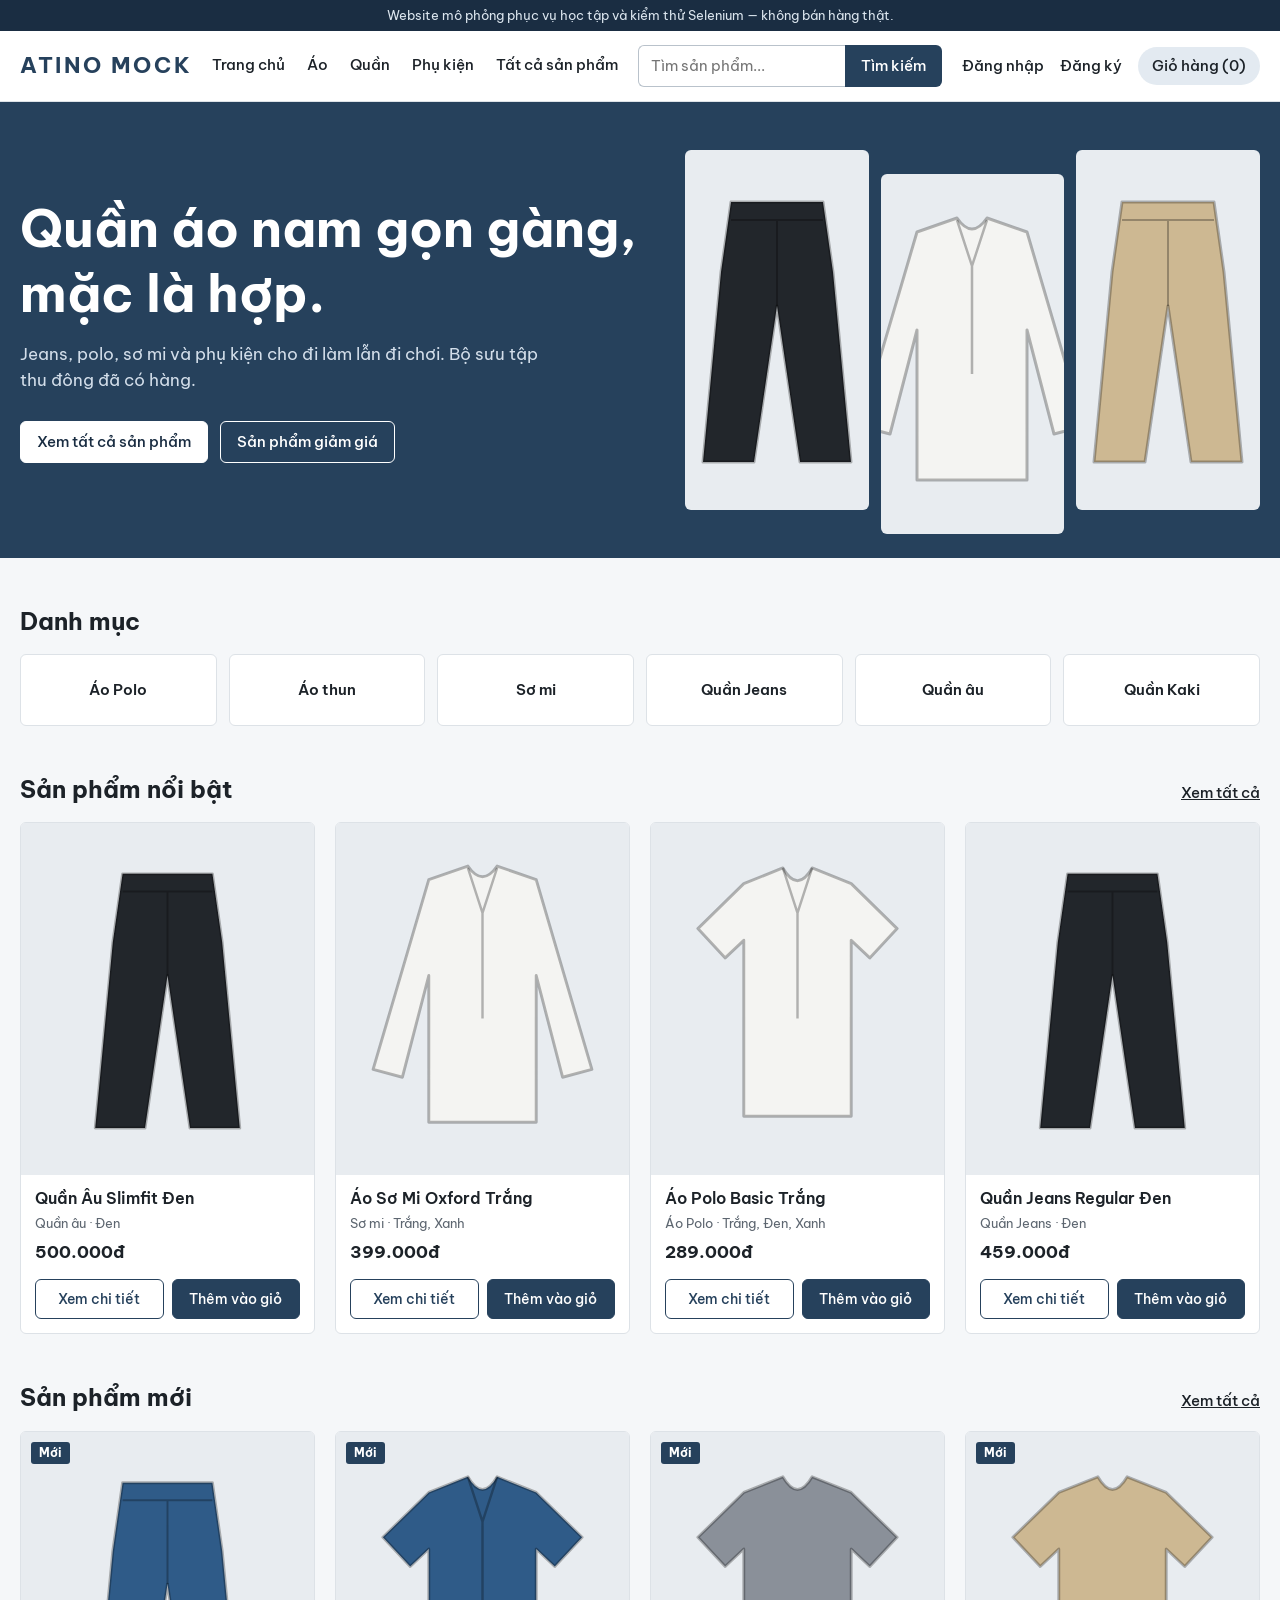
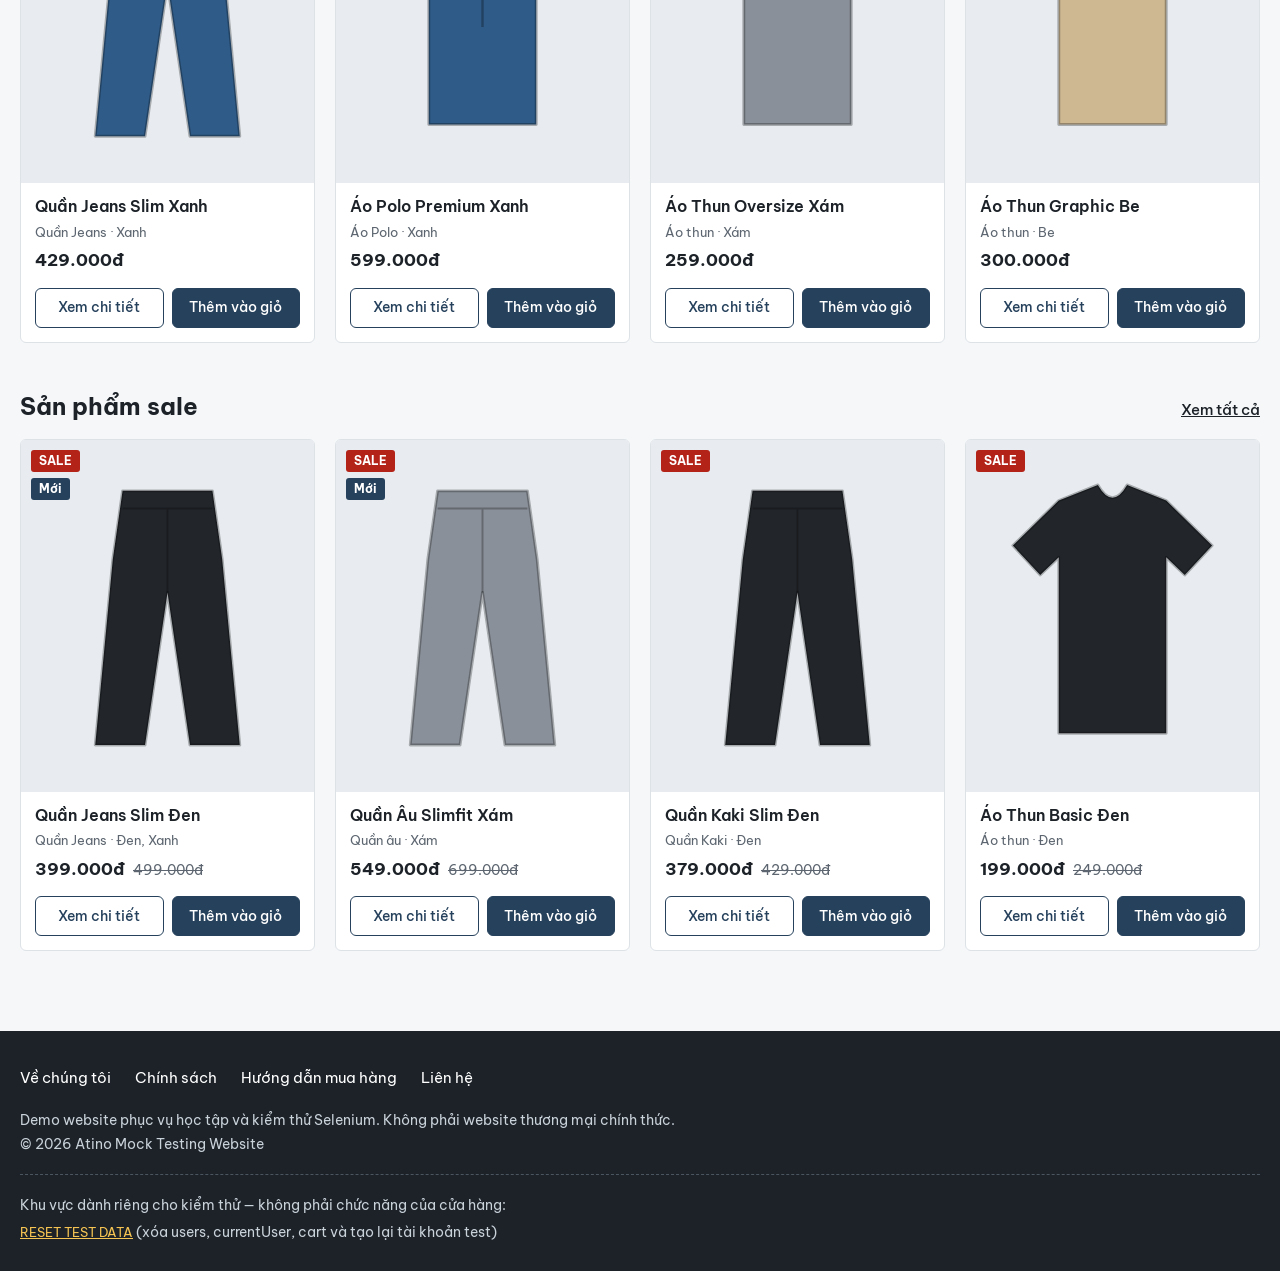
<file: atino-mock/index.html>
<!DOCTYPE html>
<html lang="vi">
<head>
  <meta charset="UTF-8">
  <meta name="viewport" content="width=device-width, initial-scale=1">
  <title>Atino Mock — Thời trang nam</title>
  <link rel="stylesheet" href="https://fonts.googleapis.com/css2?family=Be+Vietnam+Pro:wght@400;500;600;700&display=swap" media="print" onload="this.media='all'">
  <link rel="stylesheet" href="css/style.css">
</head>
<body>
<header class="site-header" id="site-header" data-testid="site-header">
  <div class="topbar">Website mô phỏng phục vụ học tập và kiểm thử Selenium — không bán hàng thật.</div>
  <div class="header-main">
    <a id="home-link" data-testid="home-link" class="logo" href="index.html">ATINO MOCK</a>
    <button id="menu-toggle" data-testid="menu-toggle" class="icon-btn menu-toggle" type="button" aria-label="Mở menu" aria-expanded="false" aria-controls="main-nav">&#9776;</button>
    <nav id="main-nav" data-testid="main-nav" class="main-nav" aria-label="Điều hướng chính">
      <a id="nav-home" data-testid="nav-home" href="index.html">Trang chủ</a>
      <a id="nav-shirts" data-testid="nav-shirts" href="products.html?group=ao">Áo</a>
      <a id="nav-pants" data-testid="nav-pants" href="products.html?group=quan">Quần</a>
      <a id="nav-accessories" data-testid="nav-accessories" href="products.html?group=phukien">Phụ kiện</a>
      <a id="products-link" data-testid="products-link" href="products.html">Tất cả sản phẩm</a>
    </nav>
    <form id="search-form" data-testid="search-form" class="search-form" role="search" action="products.html" method="get">
      <label for="search-input" class="sr-only">Tìm kiếm sản phẩm</label>
      <input id="search-input" data-testid="search-input" name="q" type="search" placeholder="Tìm sản phẩm..." autocomplete="off">
      <button id="search-button" data-testid="search-button" type="submit">Tìm kiếm</button>
    </form>
    <div class="account-links" id="account-links" data-testid="account-links">
      <span id="user-name" data-testid="user-name" hidden></span>
      <a id="login-link" data-testid="login-link" href="login.html">Đăng nhập</a>
      <a id="register-link" data-testid="register-link" href="register.html">Đăng ký</a>
      <button id="logout-button" data-testid="logout-button" class="link-btn" type="button" hidden>Đăng xuất</button>
      <a id="cart-link" data-testid="cart-link" href="cart.html">Giỏ hàng (<span id="cart-count" data-testid="cart-count">0</span>)</a>
    </div>
  </div>
</header>
<main id="main-content" data-testid="main-content">
  <section class="hero" id="hero" data-testid="hero">
    <div class="hero-inner">
      <div>
        <h1>Quần áo nam gọn gàng, mặc là hợp.</h1>
        <p>Jeans, polo, sơ mi và phụ kiện cho đi làm lẫn đi chơi. Bộ sưu tập thu đông đã có hàng.</p>
        <div class="hero-actions">
          <a id="hero-shop-now" data-testid="hero-shop-now" class="btn btn-primary" href="products.html">Xem tất cả sản phẩm</a>
          <a id="hero-sale" data-testid="hero-sale" class="btn btn-outline" href="products.html?sort=sale">Sản phẩm giảm giá</a>
        </div>
      </div>
      <div class="hero-pics" id="hero-pics" data-testid="hero-pics" aria-hidden="true"></div>
    </div>
  </section>

  <div class="container">
    <section class="section" id="category-section" data-testid="category-section" aria-labelledby="category-title">
      <div class="section-head"><h2 id="category-title" data-testid="category-title">Danh mục</h2></div>
      <div class="category-strip">
        <a id="category-link-polo" data-testid="category-link-polo" href="products.html?category=polo">Áo Polo</a>
        <a id="category-link-thun" data-testid="category-link-thun" href="products.html?category=thun">Áo thun</a>
        <a id="category-link-somi" data-testid="category-link-somi" href="products.html?category=somi">Sơ mi</a>
        <a id="category-link-jeans" data-testid="category-link-jeans" href="products.html?category=jeans">Quần Jeans</a>
        <a id="category-link-quanau" data-testid="category-link-quanau" href="products.html?category=quanau">Quần âu</a>
        <a id="category-link-kaki" data-testid="category-link-kaki" href="products.html?category=kaki">Quần Kaki</a>
      </div>
    </section>

    <section class="section" id="featured-section" data-testid="featured-section" aria-labelledby="featured-title">
      <div class="section-head"><h2 id="featured-title" data-testid="featured-title">Sản phẩm nổi bật</h2><a id="featured-more" data-testid="featured-more" href="products.html">Xem tất cả</a></div>
      <div id="featured-products" data-testid="featured-products" class="product-grid"></div>
    </section>

    <section class="section" id="new-section" data-testid="new-section" aria-labelledby="new-title">
      <div class="section-head"><h2 id="new-title" data-testid="new-title">Sản phẩm mới</h2><a id="new-more" data-testid="new-more" href="products.html?sort=newest">Xem tất cả</a></div>
      <div id="new-products" data-testid="new-products" class="product-grid"></div>
    </section>

    <section class="section" id="sale-section" data-testid="sale-section" aria-labelledby="sale-title">
      <div class="section-head"><h2 id="sale-title" data-testid="sale-title">Sản phẩm sale</h2><a id="sale-more" data-testid="sale-more" href="products.html?sort=sale">Xem tất cả</a></div>
      <div id="sale-products" data-testid="sale-products" class="product-grid"></div>
    </section>
  </div>
</main>
<footer class="site-footer" id="site-footer" data-testid="site-footer">
  <div class="footer-inner">
    <nav class="footer-links" aria-label="Liên kết chân trang">
      <a id="footer-about" data-testid="footer-about" href="#site-footer">Về chúng tôi</a>
      <a id="footer-policy" data-testid="footer-policy" href="#site-footer">Chính sách</a>
      <a id="footer-guide" data-testid="footer-guide" href="#site-footer">Hướng dẫn mua hàng</a>
      <a id="footer-contact" data-testid="footer-contact" href="#site-footer">Liên hệ</a>
    </nav>
    <p class="footer-note">Demo website phục vụ học tập và kiểm thử Selenium. Không phải website thương mại chính thức.</p>
    <p class="footer-note" id="footer-copyright" data-testid="footer-copyright">&copy; 2026 Atino Mock Testing Website</p>
    <div class="test-tools" id="test-tools" data-testid="test-tools">
      <p class="footer-note">Khu vực dành riêng cho kiểm thử — không phải chức năng của cửa hàng:</p>
      <button id="reset-test-data" data-testid="reset-test-data" class="link-btn" type="button">RESET TEST DATA</button>
      <span class="footer-note">(xóa users, currentUser, cart và tạo lại tài khoản test)</span>
    </div>
  </div>
</footer>
<div id="toast" data-testid="toast" class="toast" role="status" aria-live="polite" hidden></div>
  <script src="js/data.js"></script>
  <script src="js/common.js"></script>
  <script src="js/home.js"></script>
</body>
</html>
</file>
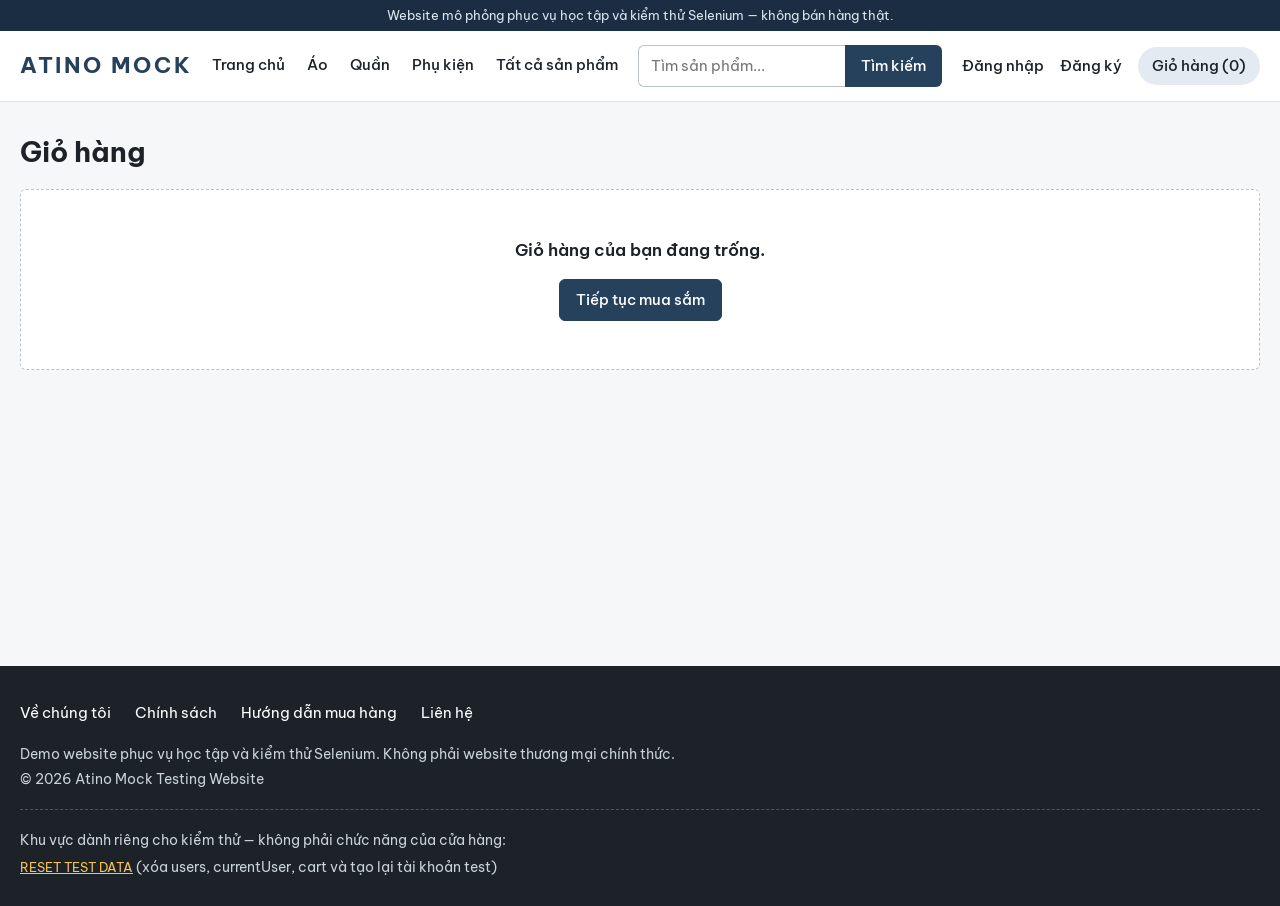
<file: atino-mock/cart.html>
<!DOCTYPE html>
<html lang="vi">
<head>
  <meta charset="UTF-8">
  <meta name="viewport" content="width=device-width, initial-scale=1">
  <title>Giỏ hàng — Atino Mock</title>
  <link rel="stylesheet" href="https://fonts.googleapis.com/css2?family=Be+Vietnam+Pro:wght@400;500;600;700&display=swap" media="print" onload="this.media='all'">
  <link rel="stylesheet" href="css/style.css">
  <link rel="stylesheet" href="css/cart.css">
</head>
<body>
<header class="site-header" id="site-header" data-testid="site-header">
  <div class="topbar">Website mô phỏng phục vụ học tập và kiểm thử Selenium — không bán hàng thật.</div>
  <div class="header-main">
    <a id="home-link" data-testid="home-link" class="logo" href="index.html">ATINO MOCK</a>
    <button id="menu-toggle" data-testid="menu-toggle" class="icon-btn menu-toggle" type="button" aria-label="Mở menu" aria-expanded="false" aria-controls="main-nav">&#9776;</button>
    <nav id="main-nav" data-testid="main-nav" class="main-nav" aria-label="Điều hướng chính">
      <a id="nav-home" data-testid="nav-home" href="index.html">Trang chủ</a>
      <a id="nav-shirts" data-testid="nav-shirts" href="products.html?group=ao">Áo</a>
      <a id="nav-pants" data-testid="nav-pants" href="products.html?group=quan">Quần</a>
      <a id="nav-accessories" data-testid="nav-accessories" href="products.html?group=phukien">Phụ kiện</a>
      <a id="products-link" data-testid="products-link" href="products.html">Tất cả sản phẩm</a>
    </nav>
    <form id="search-form" data-testid="search-form" class="search-form" role="search" action="products.html" method="get">
      <label for="search-input" class="sr-only">Tìm kiếm sản phẩm</label>
      <input id="search-input" data-testid="search-input" name="q" type="search" placeholder="Tìm sản phẩm..." autocomplete="off">
      <button id="search-button" data-testid="search-button" type="submit">Tìm kiếm</button>
    </form>
    <div class="account-links" id="account-links" data-testid="account-links">
      <span id="user-name" data-testid="user-name" hidden></span>
      <a id="login-link" data-testid="login-link" href="login.html">Đăng nhập</a>
      <a id="register-link" data-testid="register-link" href="register.html">Đăng ký</a>
      <button id="logout-button" data-testid="logout-button" class="link-btn" type="button" hidden>Đăng xuất</button>
      <a id="cart-link" data-testid="cart-link" href="cart.html">Giỏ hàng (<span id="cart-count" data-testid="cart-count">0</span>)</a>
    </div>
  </div>
</header>
<main id="main-content" data-testid="main-content">
  <div class="container">
    <h1 class="page-title" id="cart-title" data-testid="cart-title">Giỏ hàng</h1>
    <div id="cart-message" data-testid="cart-message" class="form-message" role="alert"></div>
    <div id="cart-empty" data-testid="cart-empty" class="cart-empty" hidden>
      <p>Giỏ hàng của bạn đang trống.</p>
      <a id="cart-continue" data-testid="cart-continue" class="btn btn-primary" href="products.html">Tiếp tục mua sắm</a>
    </div>
    <div id="cart-content" data-testid="cart-content" class="cart-layout" hidden>
      <ul id="cart-items" data-testid="cart-items" class="cart-list"></ul>
      <aside class="cart-summary" aria-label="Tóm tắt giỏ hàng">
        <h2>Tổng đơn hàng</h2>
        <p class="summary-row"><span>Tổng tiền</span> <strong id="cart-total" data-testid="cart-total">0đ</strong></p>
        <a id="checkout-button" data-testid="checkout-button" class="btn btn-primary" href="checkout.html">Tiến hành đặt hàng</a>
        <button id="cart-clear" data-testid="cart-clear" class="link-btn danger" type="button">Xóa toàn bộ giỏ hàng</button>
      </aside>
    </div>
  </div>
</main>
<footer class="site-footer" id="site-footer" data-testid="site-footer">
  <div class="footer-inner">
    <nav class="footer-links" aria-label="Liên kết chân trang">
      <a id="footer-about" data-testid="footer-about" href="#site-footer">Về chúng tôi</a>
      <a id="footer-policy" data-testid="footer-policy" href="#site-footer">Chính sách</a>
      <a id="footer-guide" data-testid="footer-guide" href="#site-footer">Hướng dẫn mua hàng</a>
      <a id="footer-contact" data-testid="footer-contact" href="#site-footer">Liên hệ</a>
    </nav>
    <p class="footer-note">Demo website phục vụ học tập và kiểm thử Selenium. Không phải website thương mại chính thức.</p>
    <p class="footer-note" id="footer-copyright" data-testid="footer-copyright">&copy; 2026 Atino Mock Testing Website</p>
    <div class="test-tools" id="test-tools" data-testid="test-tools">
      <p class="footer-note">Khu vực dành riêng cho kiểm thử — không phải chức năng của cửa hàng:</p>
      <button id="reset-test-data" data-testid="reset-test-data" class="link-btn" type="button">RESET TEST DATA</button>
      <span class="footer-note">(xóa users, currentUser, cart và tạo lại tài khoản test)</span>
    </div>
  </div>
</footer>
<div id="toast" data-testid="toast" class="toast" role="status" aria-live="polite" hidden></div>
  <script src="js/data.js"></script>
  <script src="js/common.js"></script>
  <script src="js/cart.js"></script>
</body>
</html>
</file>
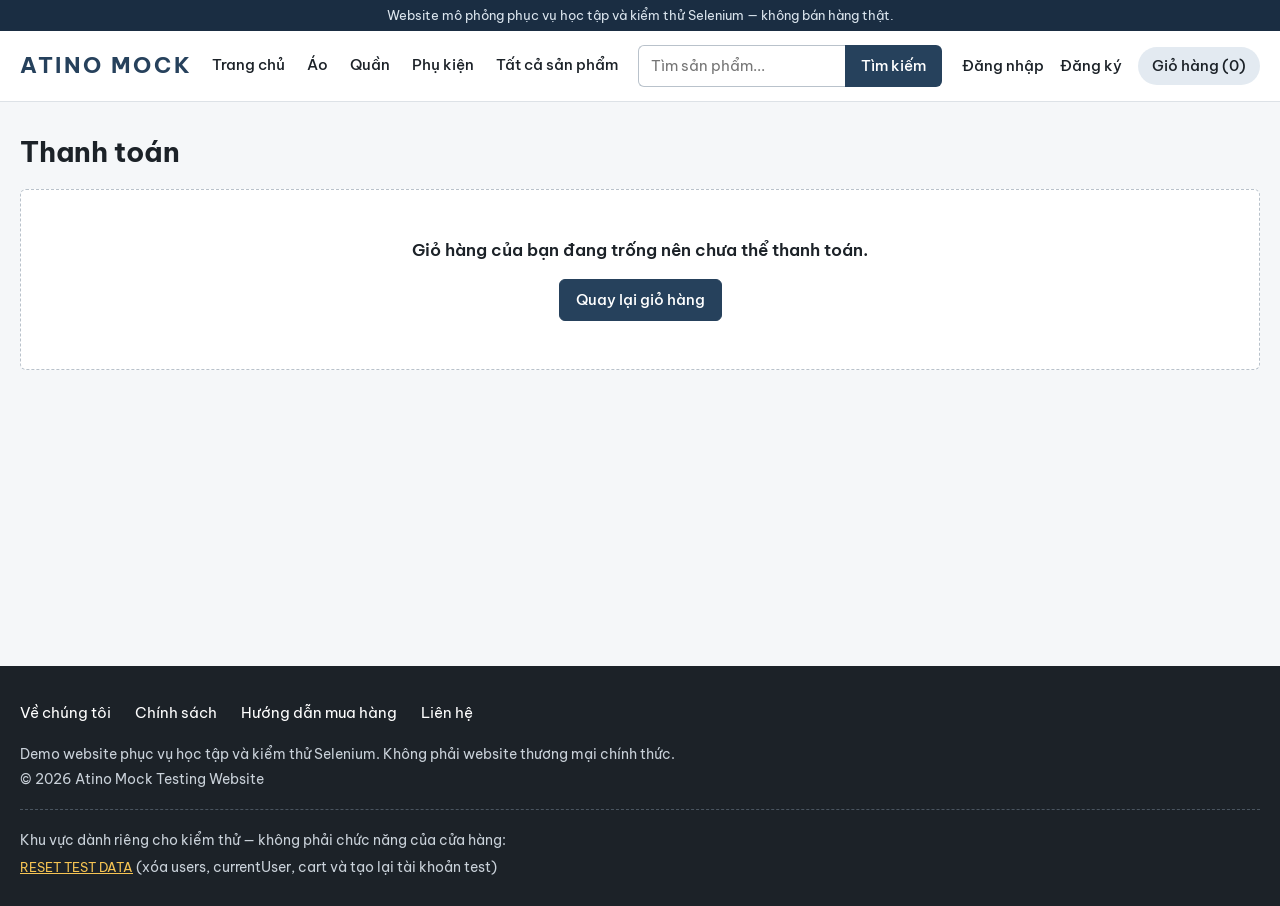
<file: atino-mock/checkout.html>
<!DOCTYPE html>
<html lang="vi">
<head>
  <meta charset="UTF-8">
  <meta name="viewport" content="width=device-width, initial-scale=1">
  <title>Thanh toán — Atino Mock</title>
  <link rel="stylesheet" href="https://fonts.googleapis.com/css2?family=Be+Vietnam+Pro:wght@400;500;600;700&display=swap" media="print" onload="this.media='all'">
  <link rel="stylesheet" href="css/style.css">
  <link rel="stylesheet" href="css/checkout.css">
</head>
<body>
<header class="site-header" id="site-header" data-testid="site-header">
  <div class="topbar">Website mô phỏng phục vụ học tập và kiểm thử Selenium — không bán hàng thật.</div>
  <div class="header-main">
    <a id="home-link" data-testid="home-link" class="logo" href="index.html">ATINO MOCK</a>
    <button id="menu-toggle" data-testid="menu-toggle" class="icon-btn menu-toggle" type="button" aria-label="Mở menu" aria-expanded="false" aria-controls="main-nav">&#9776;</button>
    <nav id="main-nav" data-testid="main-nav" class="main-nav" aria-label="Điều hướng chính">
      <a id="nav-home" data-testid="nav-home" href="index.html">Trang chủ</a>
      <a id="nav-shirts" data-testid="nav-shirts" href="products.html?group=ao">Áo</a>
      <a id="nav-pants" data-testid="nav-pants" href="products.html?group=quan">Quần</a>
      <a id="nav-accessories" data-testid="nav-accessories" href="products.html?group=phukien">Phụ kiện</a>
      <a id="products-link" data-testid="products-link" href="products.html">Tất cả sản phẩm</a>
    </nav>
    <form id="search-form" data-testid="search-form" class="search-form" role="search" action="products.html" method="get">
      <label for="search-input" class="sr-only">Tìm kiếm sản phẩm</label>
      <input id="search-input" data-testid="search-input" name="q" type="search" placeholder="Tìm sản phẩm..." autocomplete="off">
      <button id="search-button" data-testid="search-button" type="submit">Tìm kiếm</button>
    </form>
    <div class="account-links" id="account-links" data-testid="account-links">
      <span id="user-name" data-testid="user-name" hidden></span>
      <a id="login-link" data-testid="login-link" href="login.html">Đăng nhập</a>
      <a id="register-link" data-testid="register-link" href="register.html">Đăng ký</a>
      <button id="logout-button" data-testid="logout-button" class="link-btn" type="button" hidden>Đăng xuất</button>
      <a id="cart-link" data-testid="cart-link" href="cart.html">Giỏ hàng (<span id="cart-count" data-testid="cart-count">0</span>)</a>
    </div>
  </div>
</header>
<main id="main-content" data-testid="main-content">
  <div class="container">
    <h1 class="page-title" id="checkout-title" data-testid="checkout-title">Thanh toán</h1>
    <div id="checkout-empty" data-testid="checkout-empty" class="checkout-empty" hidden>
      <p>Giỏ hàng của bạn đang trống nên chưa thể thanh toán.</p>
      <a id="checkout-back-cart" data-testid="checkout-back-cart" class="btn btn-primary" href="cart.html">Quay lại giỏ hàng</a>
    </div>
    <div class="checkout-layout">
      <form id="checkout-form" data-testid="checkout-form" class="checkout-form" novalidate>
        <h2>Thông tin giao hàng</h2>
        <div id="checkout-message" data-testid="checkout-message" class="form-message" role="alert"></div>
        <div class="field">
          <label for="checkout-name">Họ tên</label>
          <input id="checkout-name" data-testid="checkout-name" name="name" type="text" placeholder="Nguyễn Văn A" autocomplete="name">
          <p id="checkout-name-error" data-testid="checkout-name-error" class="field-error"></p>
        </div>
        <div class="form-row">
          <div class="field">
            <label for="checkout-phone">Số điện thoại</label>
            <input id="checkout-phone" data-testid="checkout-phone" name="phone" type="tel" placeholder="0901234567" autocomplete="tel">
            <p id="checkout-phone-error" data-testid="checkout-phone-error" class="field-error"></p>
          </div>
          <div class="field">
            <label for="checkout-email">Email</label>
            <input id="checkout-email" data-testid="checkout-email" name="email" type="text" inputmode="email" placeholder="ten@example.com" autocomplete="email">
            <p id="checkout-email-error" data-testid="checkout-email-error" class="field-error"></p>
          </div>
        </div>
        <div class="form-row">
          <div class="field">
            <label for="checkout-province">Tỉnh/Thành phố</label>
            <select id="checkout-province" data-testid="checkout-province" name="province"></select>
          </div>
          <div class="field">
            <label for="checkout-district">Quận/Huyện</label>
            <select id="checkout-district" data-testid="checkout-district" name="district"></select>
          </div>
        </div>
        <div class="field">
          <label for="checkout-address">Địa chỉ</label>
          <input id="checkout-address" data-testid="checkout-address" name="address" type="text" placeholder="Số nhà, tên đường" autocomplete="street-address">
          <p id="checkout-address-error" data-testid="checkout-address-error" class="field-error"></p>
        </div>
        <div class="field">
          <label for="checkout-note">Ghi chú</label>
          <textarea id="checkout-note" data-testid="checkout-note" name="note" placeholder="Ghi chú cho đơn hàng (không bắt buộc)"></textarea>
        </div>
        <fieldset class="payment-options" id="payment-options" data-testid="payment-options">
          <legend>Phương thức thanh toán</legend>
          <label class="payment-option" for="payment-cod"><input id="payment-cod" data-testid="payment-cod" type="radio" name="payment" value="cod"> COD (thanh toán khi nhận hàng)</label>
          <label class="payment-option" for="payment-bank"><input id="payment-bank" data-testid="payment-bank" type="radio" name="payment" value="bank"> Chuyển khoản</label>
          <p id="checkout-payment-error" data-testid="checkout-payment-error" class="field-error"></p>
        </fieldset>
        <button id="checkout-submit" data-testid="checkout-submit" class="btn btn-primary" type="submit">Đặt hàng</button>
      </form>
      <aside id="checkout-summary" data-testid="checkout-summary" class="checkout-summary" aria-label="Tóm tắt đơn hàng">
        <h2>Đơn hàng của bạn</h2>
        <ul id="checkout-items" data-testid="checkout-items" class="summary-list"></ul>
        <p class="checkout-total-row"><span>Tổng tiền</span> <strong id="checkout-total" data-testid="checkout-total">0đ</strong></p>
        <p class="sim-note">Website mô phỏng: không tạo đơn hàng thật và không gửi dữ liệu thanh toán.</p>
      </aside>
    </div>
  </div>
</main>
<footer class="site-footer" id="site-footer" data-testid="site-footer">
  <div class="footer-inner">
    <nav class="footer-links" aria-label="Liên kết chân trang">
      <a id="footer-about" data-testid="footer-about" href="#site-footer">Về chúng tôi</a>
      <a id="footer-policy" data-testid="footer-policy" href="#site-footer">Chính sách</a>
      <a id="footer-guide" data-testid="footer-guide" href="#site-footer">Hướng dẫn mua hàng</a>
      <a id="footer-contact" data-testid="footer-contact" href="#site-footer">Liên hệ</a>
    </nav>
    <p class="footer-note">Demo website phục vụ học tập và kiểm thử Selenium. Không phải website thương mại chính thức.</p>
    <p class="footer-note" id="footer-copyright" data-testid="footer-copyright">&copy; 2026 Atino Mock Testing Website</p>
    <div class="test-tools" id="test-tools" data-testid="test-tools">
      <p class="footer-note">Khu vực dành riêng cho kiểm thử — không phải chức năng của cửa hàng:</p>
      <button id="reset-test-data" data-testid="reset-test-data" class="link-btn" type="button">RESET TEST DATA</button>
      <span class="footer-note">(xóa users, currentUser, cart và tạo lại tài khoản test)</span>
    </div>
  </div>
</footer>
<div id="toast" data-testid="toast" class="toast" role="status" aria-live="polite" hidden></div>
  <script src="js/data.js"></script>
  <script src="js/common.js"></script>
  <script src="js/checkout.js"></script>
</body>
</html>
</file>
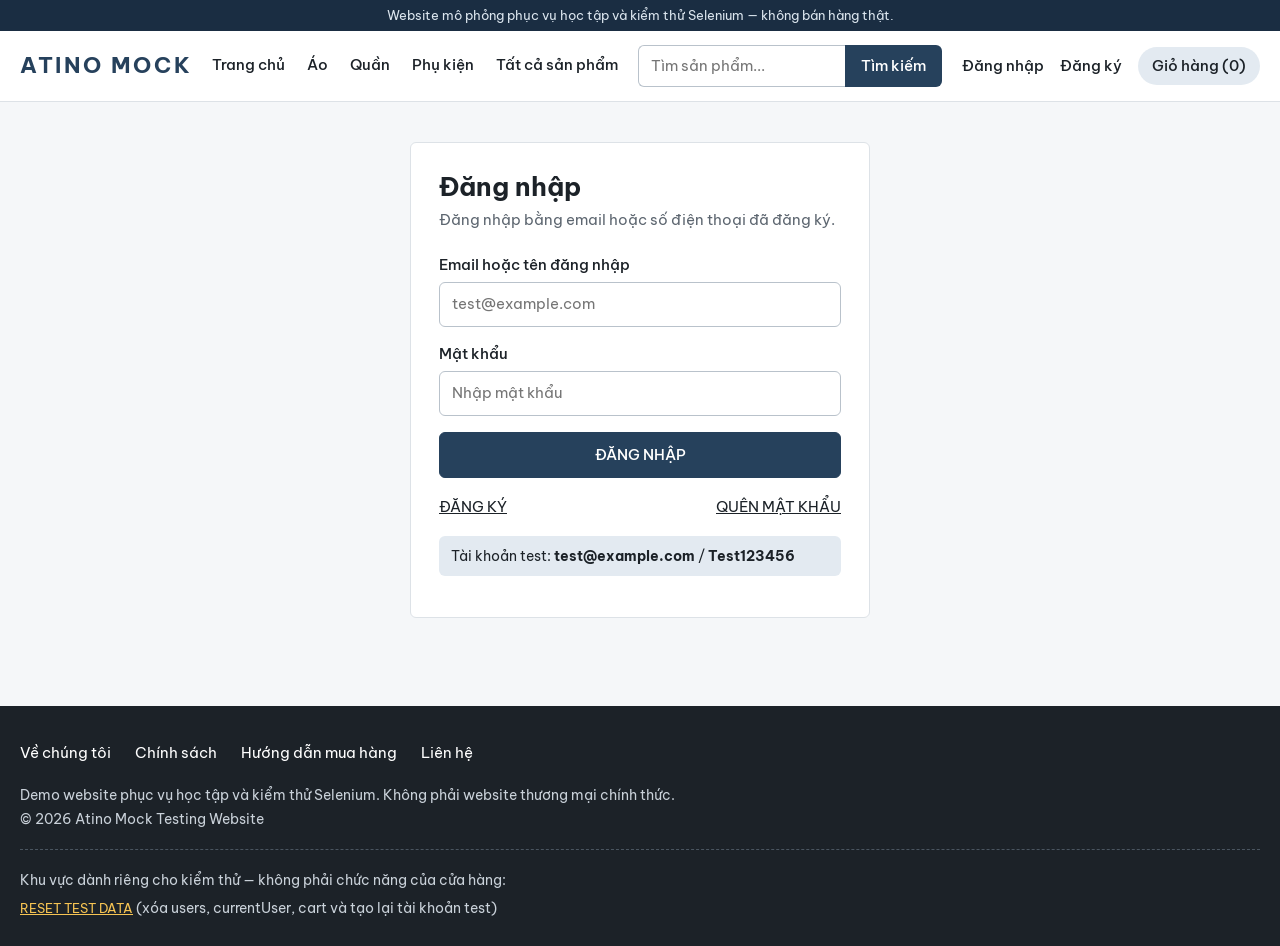
<file: atino-mock/login.html>
<!DOCTYPE html>
<html lang="vi">
<head>
  <meta charset="UTF-8">
  <meta name="viewport" content="width=device-width, initial-scale=1">
  <title>Đăng nhập — Atino Mock</title>
  <link rel="stylesheet" href="https://fonts.googleapis.com/css2?family=Be+Vietnam+Pro:wght@400;500;600;700&display=swap" media="print" onload="this.media='all'">
  <link rel="stylesheet" href="css/style.css">
  <link rel="stylesheet" href="css/auth.css">
</head>
<body>
<header class="site-header" id="site-header" data-testid="site-header">
  <div class="topbar">Website mô phỏng phục vụ học tập và kiểm thử Selenium — không bán hàng thật.</div>
  <div class="header-main">
    <a id="home-link" data-testid="home-link" class="logo" href="index.html">ATINO MOCK</a>
    <button id="menu-toggle" data-testid="menu-toggle" class="icon-btn menu-toggle" type="button" aria-label="Mở menu" aria-expanded="false" aria-controls="main-nav">&#9776;</button>
    <nav id="main-nav" data-testid="main-nav" class="main-nav" aria-label="Điều hướng chính">
      <a id="nav-home" data-testid="nav-home" href="index.html">Trang chủ</a>
      <a id="nav-shirts" data-testid="nav-shirts" href="products.html?group=ao">Áo</a>
      <a id="nav-pants" data-testid="nav-pants" href="products.html?group=quan">Quần</a>
      <a id="nav-accessories" data-testid="nav-accessories" href="products.html?group=phukien">Phụ kiện</a>
      <a id="products-link" data-testid="products-link" href="products.html">Tất cả sản phẩm</a>
    </nav>
    <form id="search-form" data-testid="search-form" class="search-form" role="search" action="products.html" method="get">
      <label for="search-input" class="sr-only">Tìm kiếm sản phẩm</label>
      <input id="search-input" data-testid="search-input" name="q" type="search" placeholder="Tìm sản phẩm..." autocomplete="off">
      <button id="search-button" data-testid="search-button" type="submit">Tìm kiếm</button>
    </form>
    <div class="account-links" id="account-links" data-testid="account-links">
      <span id="user-name" data-testid="user-name" hidden></span>
      <a id="login-link" data-testid="login-link" href="login.html">Đăng nhập</a>
      <a id="register-link" data-testid="register-link" href="register.html">Đăng ký</a>
      <button id="logout-button" data-testid="logout-button" class="link-btn" type="button" hidden>Đăng xuất</button>
      <a id="cart-link" data-testid="cart-link" href="cart.html">Giỏ hàng (<span id="cart-count" data-testid="cart-count">0</span>)</a>
    </div>
  </div>
</header>
<main id="main-content" data-testid="main-content">
  <div class="container auth-wrap">
    <section class="auth-card" aria-labelledby="login-title">
      <h1 id="login-title" data-testid="login-title">Đăng nhập</h1>
      <p class="lead">Đăng nhập bằng email hoặc số điện thoại đã đăng ký.</p>
      <div id="login-message" data-testid="login-message" class="form-message" role="alert"></div>
      <form id="login-form" data-testid="login-form" novalidate>
        <div class="field">
          <label for="login-email">Email hoặc tên đăng nhập</label>
          <input id="login-email" data-testid="login-email" name="email" type="text" placeholder="test@example.com" autocomplete="username">
          <p id="login-email-error" data-testid="login-email-error" class="field-error"></p>
        </div>
        <div class="field">
          <label for="login-password">Mật khẩu</label>
          <input id="login-password" data-testid="login-password" name="password" type="password" placeholder="Nhập mật khẩu" autocomplete="current-password">
          <p id="login-password-error" data-testid="login-password-error" class="field-error"></p>
        </div>
        <button id="login-button" data-testid="login-button" class="btn btn-primary" type="submit">ĐĂNG NHẬP</button>
      </form>
      <div class="auth-links">
        <a id="go-register-link" data-testid="go-register-link" href="register.html">ĐĂNG KÝ</a>
        <a id="forgot-password-link" data-testid="forgot-password-link" href="#login-form">QUÊN MẬT KHẨU</a>
      </div>
      <p class="auth-hint" id="login-test-hint" data-testid="login-test-hint">Tài khoản test: <strong>test@example.com</strong> / <strong>Test123456</strong></p>
    </section>
  </div>
</main>
<footer class="site-footer" id="site-footer" data-testid="site-footer">
  <div class="footer-inner">
    <nav class="footer-links" aria-label="Liên kết chân trang">
      <a id="footer-about" data-testid="footer-about" href="#site-footer">Về chúng tôi</a>
      <a id="footer-policy" data-testid="footer-policy" href="#site-footer">Chính sách</a>
      <a id="footer-guide" data-testid="footer-guide" href="#site-footer">Hướng dẫn mua hàng</a>
      <a id="footer-contact" data-testid="footer-contact" href="#site-footer">Liên hệ</a>
    </nav>
    <p class="footer-note">Demo website phục vụ học tập và kiểm thử Selenium. Không phải website thương mại chính thức.</p>
    <p class="footer-note" id="footer-copyright" data-testid="footer-copyright">&copy; 2026 Atino Mock Testing Website</p>
    <div class="test-tools" id="test-tools" data-testid="test-tools">
      <p class="footer-note">Khu vực dành riêng cho kiểm thử — không phải chức năng của cửa hàng:</p>
      <button id="reset-test-data" data-testid="reset-test-data" class="link-btn" type="button">RESET TEST DATA</button>
      <span class="footer-note">(xóa users, currentUser, cart và tạo lại tài khoản test)</span>
    </div>
  </div>
</footer>
<div id="toast" data-testid="toast" class="toast" role="status" aria-live="polite" hidden></div>
  <script src="js/data.js"></script>
  <script src="js/common.js"></script>
  <script src="js/auth.js"></script>
</body>
</html>
</file>
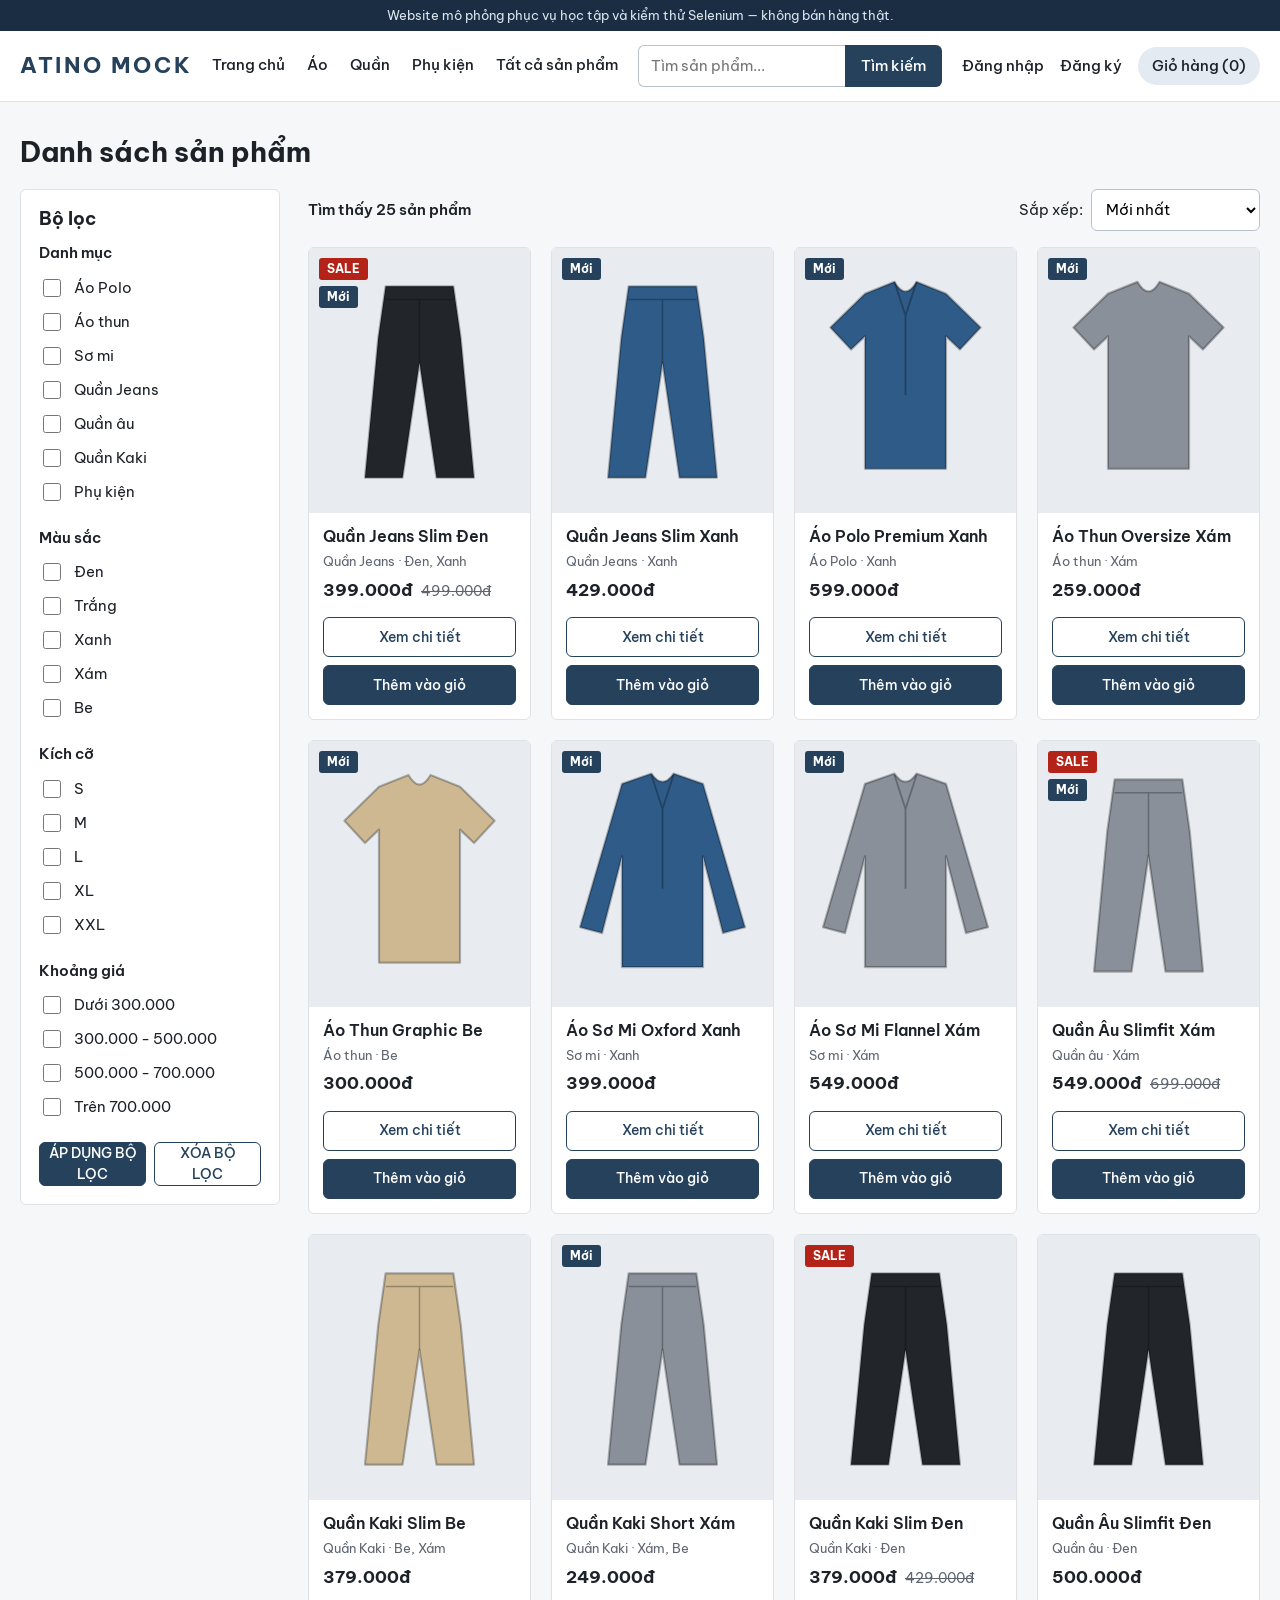
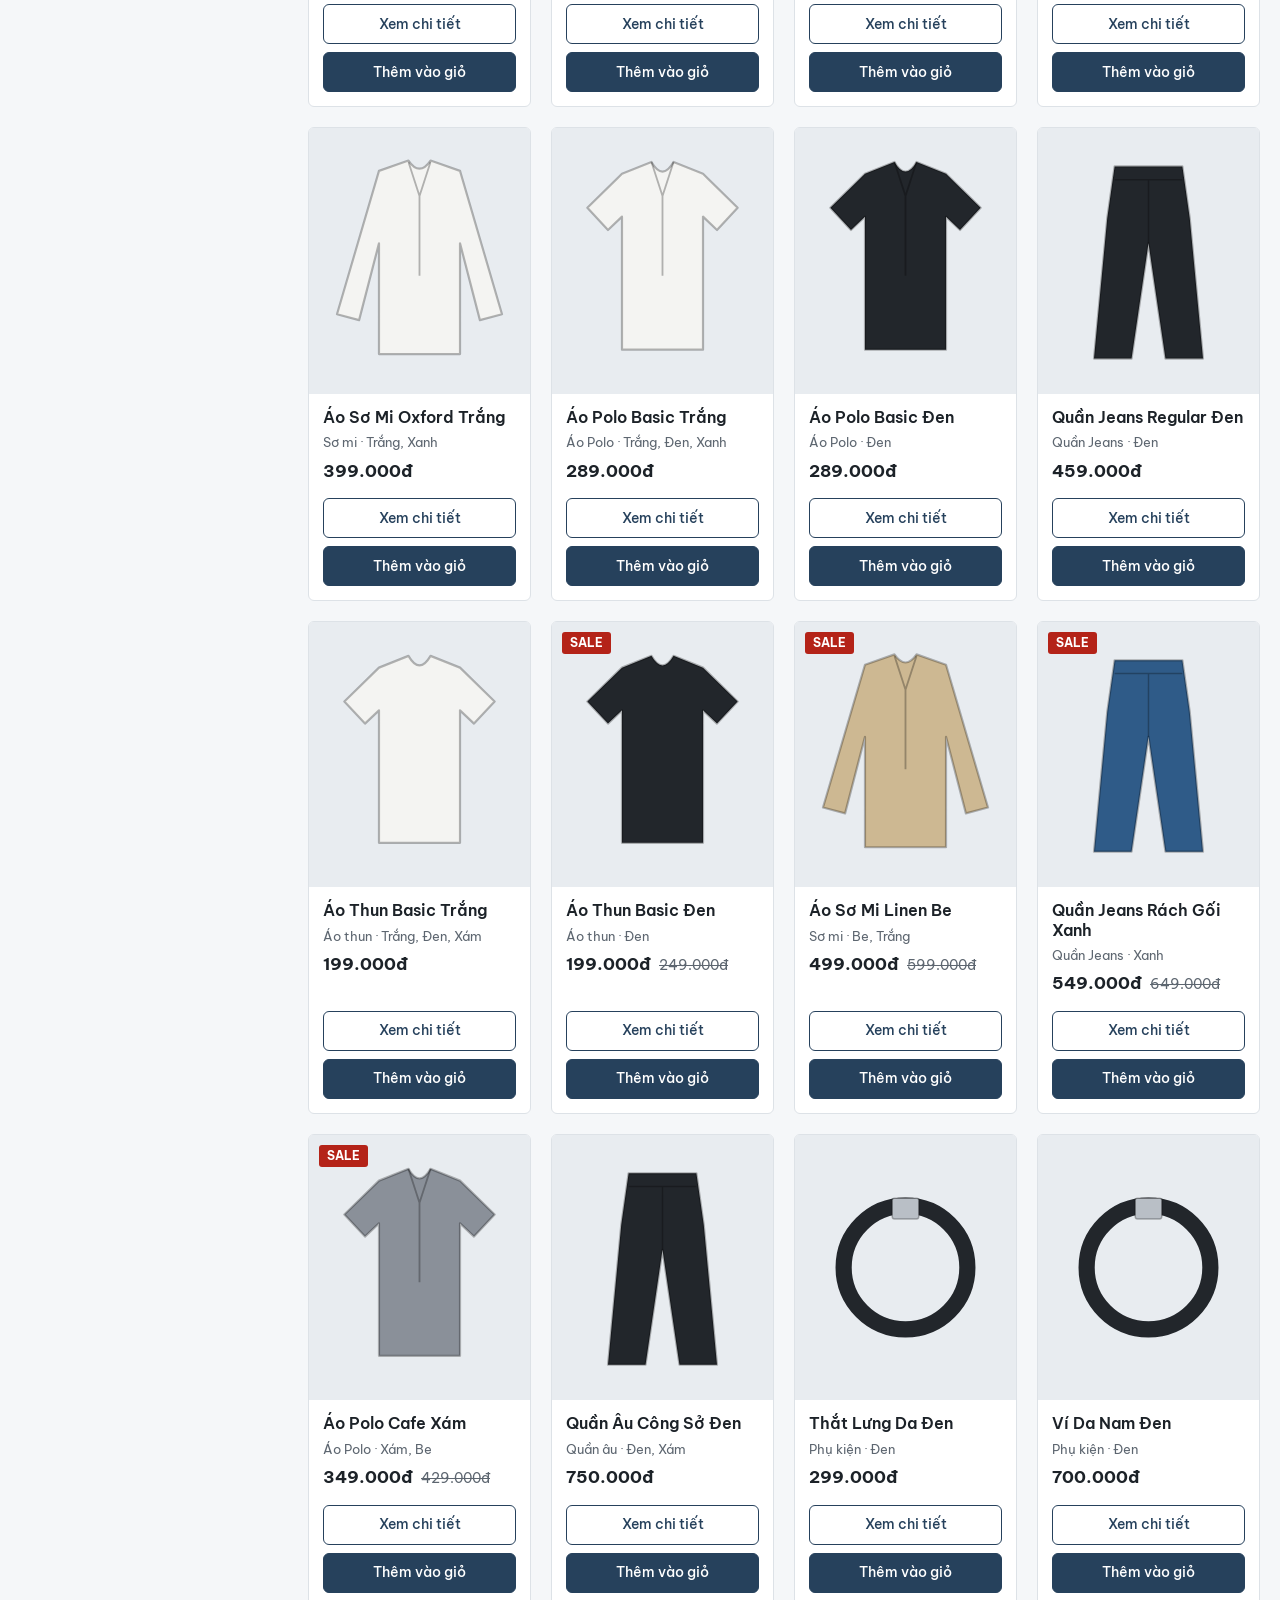
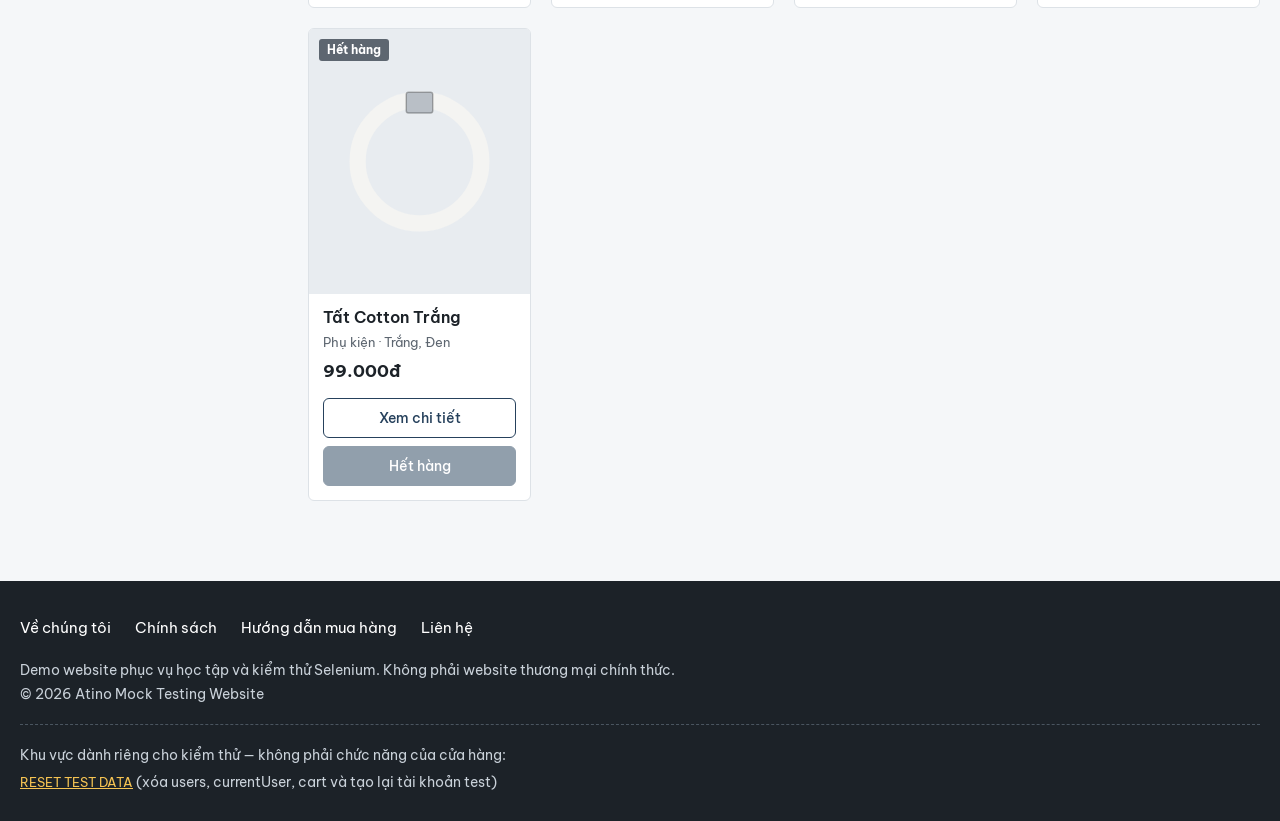
<file: atino-mock/products.html>
<!DOCTYPE html>
<html lang="vi">
<head>
  <meta charset="UTF-8">
  <meta name="viewport" content="width=device-width, initial-scale=1">
  <title>Danh sách sản phẩm — Atino Mock</title>
  <link rel="stylesheet" href="https://fonts.googleapis.com/css2?family=Be+Vietnam+Pro:wght@400;500;600;700&display=swap" media="print" onload="this.media='all'">
  <link rel="stylesheet" href="css/style.css">
  <link rel="stylesheet" href="css/products.css">
</head>
<body>
<header class="site-header" id="site-header" data-testid="site-header">
  <div class="topbar">Website mô phỏng phục vụ học tập và kiểm thử Selenium — không bán hàng thật.</div>
  <div class="header-main">
    <a id="home-link" data-testid="home-link" class="logo" href="index.html">ATINO MOCK</a>
    <button id="menu-toggle" data-testid="menu-toggle" class="icon-btn menu-toggle" type="button" aria-label="Mở menu" aria-expanded="false" aria-controls="main-nav">&#9776;</button>
    <nav id="main-nav" data-testid="main-nav" class="main-nav" aria-label="Điều hướng chính">
      <a id="nav-home" data-testid="nav-home" href="index.html">Trang chủ</a>
      <a id="nav-shirts" data-testid="nav-shirts" href="products.html?group=ao">Áo</a>
      <a id="nav-pants" data-testid="nav-pants" href="products.html?group=quan">Quần</a>
      <a id="nav-accessories" data-testid="nav-accessories" href="products.html?group=phukien">Phụ kiện</a>
      <a id="products-link" data-testid="products-link" href="products.html">Tất cả sản phẩm</a>
    </nav>
    <form id="search-form" data-testid="search-form" class="search-form" role="search" action="products.html" method="get">
      <label for="search-input" class="sr-only">Tìm kiếm sản phẩm</label>
      <input id="search-input" data-testid="search-input" name="q" type="search" placeholder="Tìm sản phẩm..." autocomplete="off">
      <button id="search-button" data-testid="search-button" type="submit">Tìm kiếm</button>
    </form>
    <div class="account-links" id="account-links" data-testid="account-links">
      <span id="user-name" data-testid="user-name" hidden></span>
      <a id="login-link" data-testid="login-link" href="login.html">Đăng nhập</a>
      <a id="register-link" data-testid="register-link" href="register.html">Đăng ký</a>
      <button id="logout-button" data-testid="logout-button" class="link-btn" type="button" hidden>Đăng xuất</button>
      <a id="cart-link" data-testid="cart-link" href="cart.html">Giỏ hàng (<span id="cart-count" data-testid="cart-count">0</span>)</a>
    </div>
  </div>
</header>
<main id="main-content" data-testid="main-content">
  <div class="container">
    <h1 id="products-title" data-testid="products-title" class="page-title">Danh sách sản phẩm</h1>
    <button id="filter-toggle" data-testid="filter-toggle" class="btn btn-outline filter-toggle" type="button" aria-expanded="false" aria-controls="filter-panel">Bộ lọc</button>
    <div class="catalog">
      <aside id="filter-panel" data-testid="filter-panel" class="filter-panel" aria-label="Bộ lọc sản phẩm">
        <h2>Bộ lọc</h2>
        <form id="filter-form" data-testid="filter-form" novalidate>
          <fieldset class="filter-group" id="filter-group-category" data-testid="filter-group-category">
            <legend>Danh mục</legend>
        <label class="filter-option" for="filter-category-polo"><input id="filter-category-polo" data-testid="filter-category-polo" type="checkbox" name="category" value="polo"> Áo Polo</label>
        <label class="filter-option" for="filter-category-thun"><input id="filter-category-thun" data-testid="filter-category-thun" type="checkbox" name="category" value="thun"> Áo thun</label>
        <label class="filter-option" for="filter-category-somi"><input id="filter-category-somi" data-testid="filter-category-somi" type="checkbox" name="category" value="somi"> Sơ mi</label>
        <label class="filter-option" for="filter-category-jeans"><input id="filter-category-jeans" data-testid="filter-category-jeans" type="checkbox" name="category" value="jeans"> Quần Jeans</label>
        <label class="filter-option" for="filter-category-quanau"><input id="filter-category-quanau" data-testid="filter-category-quanau" type="checkbox" name="category" value="quanau"> Quần âu</label>
        <label class="filter-option" for="filter-category-kaki"><input id="filter-category-kaki" data-testid="filter-category-kaki" type="checkbox" name="category" value="kaki"> Quần Kaki</label>
        <label class="filter-option" for="filter-category-phukien"><input id="filter-category-phukien" data-testid="filter-category-phukien" type="checkbox" name="category" value="phukien"> Phụ kiện</label>
          </fieldset>
          <fieldset class="filter-group" id="filter-group-color" data-testid="filter-group-color">
            <legend>Màu sắc</legend>
        <label class="filter-option" for="filter-color-black"><input id="filter-color-black" data-testid="filter-color-black" type="checkbox" name="color" value="black"> Đen</label>
        <label class="filter-option" for="filter-color-white"><input id="filter-color-white" data-testid="filter-color-white" type="checkbox" name="color" value="white"> Trắng</label>
        <label class="filter-option" for="filter-color-blue"><input id="filter-color-blue" data-testid="filter-color-blue" type="checkbox" name="color" value="blue"> Xanh</label>
        <label class="filter-option" for="filter-color-gray"><input id="filter-color-gray" data-testid="filter-color-gray" type="checkbox" name="color" value="gray"> Xám</label>
        <label class="filter-option" for="filter-color-beige"><input id="filter-color-beige" data-testid="filter-color-beige" type="checkbox" name="color" value="beige"> Be</label>
          </fieldset>
          <fieldset class="filter-group" id="filter-group-size" data-testid="filter-group-size">
            <legend>Kích cỡ</legend>
        <label class="filter-option" for="filter-size-s"><input id="filter-size-s" data-testid="filter-size-s" type="checkbox" name="size" value="S"> S</label>
        <label class="filter-option" for="filter-size-m"><input id="filter-size-m" data-testid="filter-size-m" type="checkbox" name="size" value="M"> M</label>
        <label class="filter-option" for="filter-size-l"><input id="filter-size-l" data-testid="filter-size-l" type="checkbox" name="size" value="L"> L</label>
        <label class="filter-option" for="filter-size-xl"><input id="filter-size-xl" data-testid="filter-size-xl" type="checkbox" name="size" value="XL"> XL</label>
        <label class="filter-option" for="filter-size-xxl"><input id="filter-size-xxl" data-testid="filter-size-xxl" type="checkbox" name="size" value="XXL"> XXL</label>
          </fieldset>
          <fieldset class="filter-group" id="filter-group-price" data-testid="filter-group-price">
            <legend>Khoảng giá</legend>
        <label class="filter-option" for="filter-price-under300"><input id="filter-price-under300" data-testid="filter-price-under300" type="checkbox" name="price" value="under300"> Dưới 300.000</label>
        <label class="filter-option" for="filter-price-300-500"><input id="filter-price-300-500" data-testid="filter-price-300-500" type="checkbox" name="price" value="300-500"> 300.000 - 500.000</label>
        <label class="filter-option" for="filter-price-500-700"><input id="filter-price-500-700" data-testid="filter-price-500-700" type="checkbox" name="price" value="500-700"> 500.000 - 700.000</label>
        <label class="filter-option" for="filter-price-over700"><input id="filter-price-over700" data-testid="filter-price-over700" type="checkbox" name="price" value="over700"> Trên 700.000</label>
          </fieldset>
          <div class="filter-buttons">
            <button id="apply-filter" data-testid="apply-filter" class="btn btn-primary" type="submit">ÁP DỤNG BỘ LỌC</button>
            <button id="clear-filter" data-testid="clear-filter" class="btn btn-outline" type="button">XÓA BỘ LỌC</button>
          </div>
        </form>
      </aside>

      <section aria-label="Kết quả sản phẩm">
        <div class="toolbar">
          <div>
            <p id="search-result-count" data-testid="search-result-count" class="result-count" role="status">Tìm thấy 0 sản phẩm</p>
            <p id="search-query-label" data-testid="search-query-label" class="query-label" hidden></p>
          </div>
          <div class="sort-field">
            <label for="sort-select">Sắp xếp:</label>
            <select id="sort-select" data-testid="sort-select" name="sort">
              <option value="newest">Mới nhất</option>
              <option value="price-asc">Giá thấp đến cao</option>
              <option value="price-desc">Giá cao đến thấp</option>
              <option value="sale">Đang giảm giá</option>
            </select>
          </div>
        </div>
        <p id="no-search-result" data-testid="no-search-result" class="empty-box" hidden>Không tìm thấy sản phẩm phù hợp.</p>
        <div id="product-grid" data-testid="product-grid" class="product-grid"></div>
      </section>
    </div>
  </div>
</main>
<footer class="site-footer" id="site-footer" data-testid="site-footer">
  <div class="footer-inner">
    <nav class="footer-links" aria-label="Liên kết chân trang">
      <a id="footer-about" data-testid="footer-about" href="#site-footer">Về chúng tôi</a>
      <a id="footer-policy" data-testid="footer-policy" href="#site-footer">Chính sách</a>
      <a id="footer-guide" data-testid="footer-guide" href="#site-footer">Hướng dẫn mua hàng</a>
      <a id="footer-contact" data-testid="footer-contact" href="#site-footer">Liên hệ</a>
    </nav>
    <p class="footer-note">Demo website phục vụ học tập và kiểm thử Selenium. Không phải website thương mại chính thức.</p>
    <p class="footer-note" id="footer-copyright" data-testid="footer-copyright">&copy; 2026 Atino Mock Testing Website</p>
    <div class="test-tools" id="test-tools" data-testid="test-tools">
      <p class="footer-note">Khu vực dành riêng cho kiểm thử — không phải chức năng của cửa hàng:</p>
      <button id="reset-test-data" data-testid="reset-test-data" class="link-btn" type="button">RESET TEST DATA</button>
      <span class="footer-note">(xóa users, currentUser, cart và tạo lại tài khoản test)</span>
    </div>
  </div>
</footer>
<div id="toast" data-testid="toast" class="toast" role="status" aria-live="polite" hidden></div>
  <script src="js/data.js"></script>
  <script src="js/common.js"></script>
  <script src="js/products.js"></script>
</body>
</html>
</file>
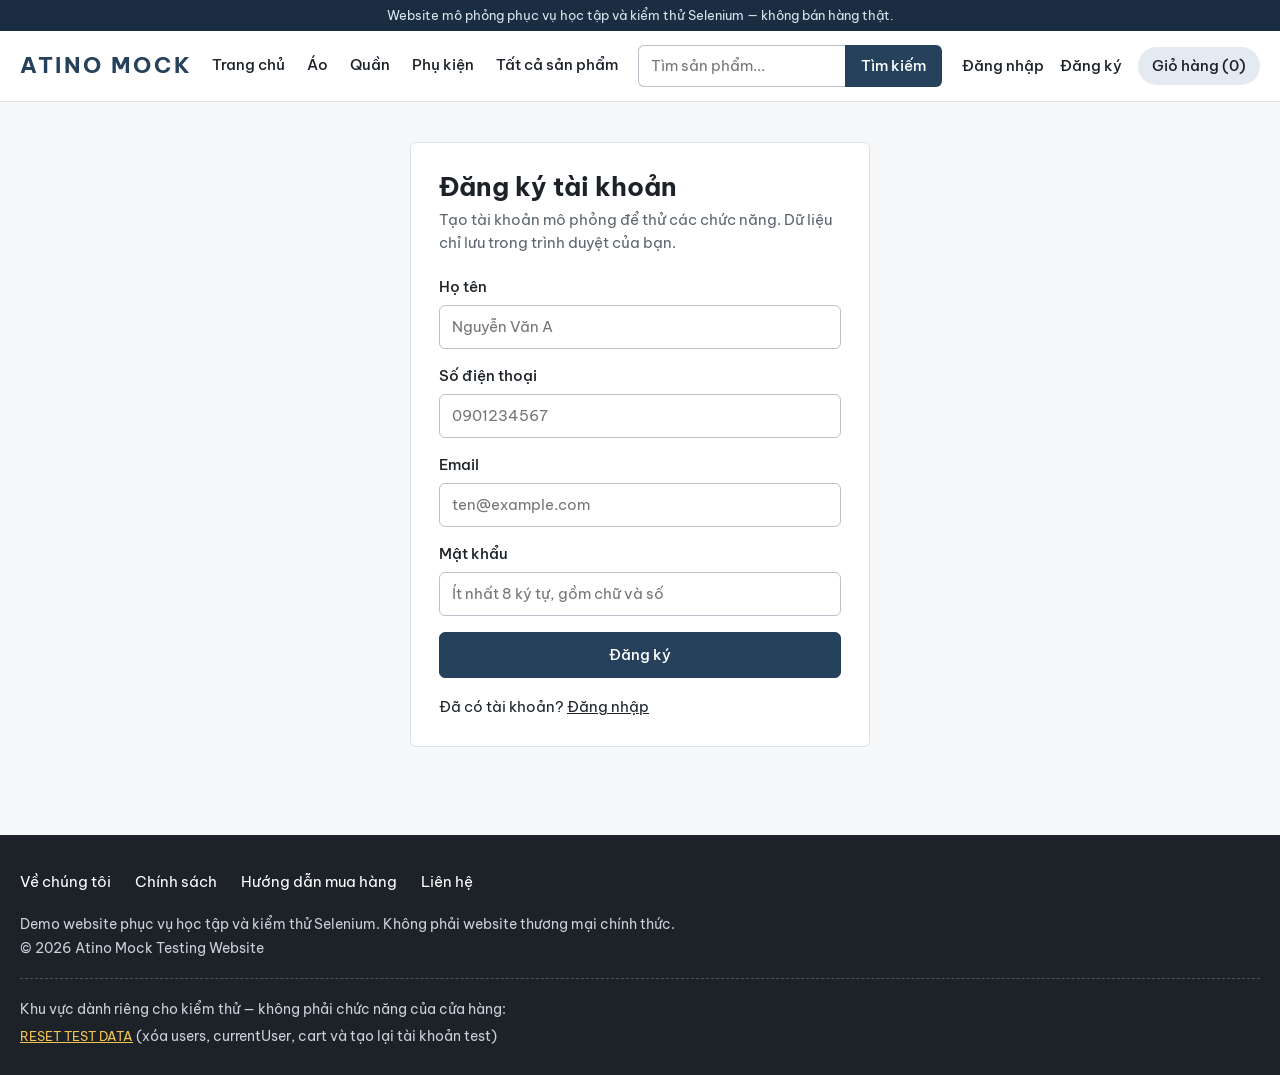
<file: atino-mock/register.html>
<!DOCTYPE html>
<html lang="vi">
<head>
  <meta charset="UTF-8">
  <meta name="viewport" content="width=device-width, initial-scale=1">
  <title>Đăng ký — Atino Mock</title>
  <link rel="stylesheet" href="https://fonts.googleapis.com/css2?family=Be+Vietnam+Pro:wght@400;500;600;700&display=swap" media="print" onload="this.media='all'">
  <link rel="stylesheet" href="css/style.css">
  <link rel="stylesheet" href="css/auth.css">
</head>
<body>
<header class="site-header" id="site-header" data-testid="site-header">
  <div class="topbar">Website mô phỏng phục vụ học tập và kiểm thử Selenium — không bán hàng thật.</div>
  <div class="header-main">
    <a id="home-link" data-testid="home-link" class="logo" href="index.html">ATINO MOCK</a>
    <button id="menu-toggle" data-testid="menu-toggle" class="icon-btn menu-toggle" type="button" aria-label="Mở menu" aria-expanded="false" aria-controls="main-nav">&#9776;</button>
    <nav id="main-nav" data-testid="main-nav" class="main-nav" aria-label="Điều hướng chính">
      <a id="nav-home" data-testid="nav-home" href="index.html">Trang chủ</a>
      <a id="nav-shirts" data-testid="nav-shirts" href="products.html?group=ao">Áo</a>
      <a id="nav-pants" data-testid="nav-pants" href="products.html?group=quan">Quần</a>
      <a id="nav-accessories" data-testid="nav-accessories" href="products.html?group=phukien">Phụ kiện</a>
      <a id="products-link" data-testid="products-link" href="products.html">Tất cả sản phẩm</a>
    </nav>
    <form id="search-form" data-testid="search-form" class="search-form" role="search" action="products.html" method="get">
      <label for="search-input" class="sr-only">Tìm kiếm sản phẩm</label>
      <input id="search-input" data-testid="search-input" name="q" type="search" placeholder="Tìm sản phẩm..." autocomplete="off">
      <button id="search-button" data-testid="search-button" type="submit">Tìm kiếm</button>
    </form>
    <div class="account-links" id="account-links" data-testid="account-links">
      <span id="user-name" data-testid="user-name" hidden></span>
      <a id="login-link" data-testid="login-link" href="login.html">Đăng nhập</a>
      <a id="register-link" data-testid="register-link" href="register.html">Đăng ký</a>
      <button id="logout-button" data-testid="logout-button" class="link-btn" type="button" hidden>Đăng xuất</button>
      <a id="cart-link" data-testid="cart-link" href="cart.html">Giỏ hàng (<span id="cart-count" data-testid="cart-count">0</span>)</a>
    </div>
  </div>
</header>
<main id="main-content" data-testid="main-content">
  <div class="container auth-wrap">
    <section class="auth-card" aria-labelledby="register-title">
      <h1 id="register-title" data-testid="register-title">Đăng ký tài khoản</h1>
      <p class="lead">Tạo tài khoản mô phỏng để thử các chức năng. Dữ liệu chỉ lưu trong trình duyệt của bạn.</p>
      <div id="register-message" data-testid="register-message" class="form-message" role="alert"></div>
      <form id="register-form" data-testid="register-form" novalidate>
        <div class="field">
          <label for="register-name">Họ tên</label>
          <input id="register-name" data-testid="register-name" name="name" type="text" placeholder="Nguyễn Văn A" autocomplete="name">
          <p id="register-name-error" data-testid="register-name-error" class="field-error"></p>
        </div>
        <div class="field">
          <label for="register-phone">Số điện thoại</label>
          <input id="register-phone" data-testid="register-phone" name="phone" type="tel" placeholder="0901234567" autocomplete="tel">
          <p id="register-phone-error" data-testid="register-phone-error" class="field-error"></p>
        </div>
        <div class="field">
          <label for="register-email">Email</label>
          <input id="register-email" data-testid="register-email" name="email" type="text" inputmode="email" placeholder="ten@example.com" autocomplete="email">
          <p id="register-email-error" data-testid="register-email-error" class="field-error"></p>
        </div>
        <div class="field">
          <label for="register-password">Mật khẩu</label>
          <input id="register-password" data-testid="register-password" name="password" type="password" placeholder="Ít nhất 8 ký tự, gồm chữ và số" autocomplete="new-password">
          <p id="register-password-error" data-testid="register-password-error" class="field-error"></p>
        </div>
        <button id="register-button" data-testid="register-button" class="btn btn-primary" type="submit">Đăng ký</button>
      </form>
      <div class="auth-links">
        <span>Đã có tài khoản? <a id="go-login-link" data-testid="go-login-link" href="login.html">Đăng nhập</a></span>
      </div>
    </section>
  </div>
</main>
<footer class="site-footer" id="site-footer" data-testid="site-footer">
  <div class="footer-inner">
    <nav class="footer-links" aria-label="Liên kết chân trang">
      <a id="footer-about" data-testid="footer-about" href="#site-footer">Về chúng tôi</a>
      <a id="footer-policy" data-testid="footer-policy" href="#site-footer">Chính sách</a>
      <a id="footer-guide" data-testid="footer-guide" href="#site-footer">Hướng dẫn mua hàng</a>
      <a id="footer-contact" data-testid="footer-contact" href="#site-footer">Liên hệ</a>
    </nav>
    <p class="footer-note">Demo website phục vụ học tập và kiểm thử Selenium. Không phải website thương mại chính thức.</p>
    <p class="footer-note" id="footer-copyright" data-testid="footer-copyright">&copy; 2026 Atino Mock Testing Website</p>
    <div class="test-tools" id="test-tools" data-testid="test-tools">
      <p class="footer-note">Khu vực dành riêng cho kiểm thử — không phải chức năng của cửa hàng:</p>
      <button id="reset-test-data" data-testid="reset-test-data" class="link-btn" type="button">RESET TEST DATA</button>
      <span class="footer-note">(xóa users, currentUser, cart và tạo lại tài khoản test)</span>
    </div>
  </div>
</footer>
<div id="toast" data-testid="toast" class="toast" role="status" aria-live="polite" hidden></div>
  <script src="js/data.js"></script>
  <script src="js/common.js"></script>
  <script src="js/auth.js"></script>
</body>
</html>
</file>
<file: atino-mock/css/style.css>
/* style.css — Nền tảng: biến màu, header, footer, nút, product card, form, trang chủ */
:root {
  --ink: #1c2228;
  --muted: #5d6670;
  --line: #dde2e7;
  --paper: #f5f7f9;
  --card: #ffffff;
  --denim: #26415c;
  --denim-dark: #1a2d42;
  --denim-soft: #e3eaf1;
  --sale: #b42318;
  --ok: #17653a;
  --ok-bg: #e7f4ec;
  --err: #b42318;
  --err-bg: #fdecea;
  --radius: 6px;
  --font: 'Be Vietnam Pro', system-ui, -apple-system, 'Segoe UI', Roboto, Arial, sans-serif;
}

* { box-sizing: border-box; }
body {
  margin: 0;
  font-family: var(--font);
  font-size: 15px;
  line-height: 1.5;
  color: var(--ink);
  background: var(--paper);
}
[hidden] { display: none !important; }
img { max-width: 100%; display: block; }
a { color: inherit; }
h1, h2, h3 { line-height: 1.25; margin: 0; }
:focus-visible { outline: 3px solid #5b9bd5; outline-offset: 2px; }
.sr-only {
  position: absolute; width: 1px; height: 1px; margin: -1px; padding: 0;
  overflow: hidden; clip: rect(0, 0, 0, 0); white-space: nowrap; border: 0;
}
.container { width: min(1240px, 100% - 32px); margin-inline: auto; }
main { min-height: 60vh; padding-bottom: 56px; }
.page-title { font-size: 28px; font-weight: 700; padding: 32px 0 20px; }

/* ---------- Header (không sticky để Selenium không bị che phần tử) ---------- */
.topbar { background: var(--denim-dark); color: #dbe5ee; font-size: 12.5px; text-align: center; padding: 6px 12px; }
.site-header { background: var(--card); border-bottom: 1px solid var(--line); }
.header-main {
  width: min(1240px, 100% - 32px); margin-inline: auto;
  display: flex; align-items: center; gap: 20px; padding: 14px 0; flex-wrap: wrap;
}
.logo { font-size: 22px; font-weight: 700; letter-spacing: 0.12em; text-decoration: none; color: var(--denim); }
.main-nav { display: flex; gap: 22px; align-items: center; }
.main-nav a { text-decoration: none; padding: 8px 0; font-weight: 500; border-bottom: 2px solid transparent; }
.main-nav a:hover { border-bottom-color: var(--denim); }
.search-form { display: flex; flex: 1 1 260px; max-width: 420px; margin-left: auto; }
.search-form input {
  flex: 1; min-width: 0; height: 42px; padding: 0 12px;
  border: 1px solid #b9c2cb; border-right: 0; border-radius: var(--radius) 0 0 var(--radius);
  font: inherit; background: #fff;
}
.search-form button {
  height: 42px; padding: 0 16px; border: 0; border-radius: 0 var(--radius) var(--radius) 0;
  background: var(--denim); color: #fff; font: inherit; font-weight: 500; cursor: pointer;
}
.account-links { display: flex; align-items: center; gap: 16px; flex-wrap: wrap; }
.account-links a, .account-links button.link-btn { text-decoration: none; font-weight: 500; }
.account-links a:hover { text-decoration: underline; }
#user-name { font-weight: 500; color: var(--denim); }
#cart-link { background: var(--denim-soft); padding: 8px 14px; border-radius: 999px; }
.menu-toggle { display: none; }

/* ---------- Nút ---------- */
.btn {
  display: inline-flex; align-items: center; justify-content: center;
  min-height: 42px; padding: 0 16px; border-radius: var(--radius);
  font: inherit; font-weight: 500; text-decoration: none; cursor: pointer;
  border: 1px solid var(--denim); background: transparent; color: var(--denim);
}
.btn-primary { background: var(--denim); color: #fff; }
.btn-primary:hover:not(:disabled) { background: var(--denim-dark); }
.btn-outline:hover { background: var(--denim-soft); }
.btn:disabled { opacity: 0.5; cursor: not-allowed; }
.link-btn { background: none; border: 0; padding: 4px 0; font: inherit; color: inherit; text-decoration: underline; cursor: pointer; }
.link-btn.danger { color: var(--err); }
.icon-btn { background: none; border: 1px solid var(--line); border-radius: var(--radius); width: 42px; height: 42px; font-size: 20px; cursor: pointer; }

/* ---------- Biểu mẫu dùng chung ---------- */
.field { margin-bottom: 16px; }
.field label, .field legend { display: block; font-weight: 500; margin-bottom: 6px; padding: 0; }
.field input[type="text"], .field input[type="email"], .field input[type="password"], .field input[type="tel"],
.field input[type="number"], .field select, .field textarea {
  width: 100%; min-height: 44px; padding: 10px 12px; font: inherit;
  border: 1px solid #b9c2cb; border-radius: var(--radius); background: #fff; color: var(--ink);
}
.field textarea { min-height: 88px; resize: vertical; }
.field input[aria-invalid="true"], .field select[aria-invalid="true"], .field textarea[aria-invalid="true"] { border-color: var(--err); }
.field-error { color: var(--err); font-size: 13.5px; margin: 4px 0 0; min-height: 0; }
.field-error:empty { display: none; }
.form-message { padding: 12px 14px; border-radius: var(--radius); margin: 0 0 16px; font-weight: 500; }
.form-message:empty { display: none; }
.form-message.is-error { background: var(--err-bg); color: var(--err); border: 1px solid #f3b6b0; }
.form-message.is-success { background: var(--ok-bg); color: var(--ok); border: 1px solid #a8d5b8; }

/* ---------- Product card & lưới ---------- */
.product-grid { display: grid; grid-template-columns: repeat(4, 1fr); gap: 20px; list-style: none; padding: 0; margin: 0; }
.product-card { background: var(--card); border: 1px solid var(--line); border-radius: var(--radius); display: flex; flex-direction: column; overflow: hidden; }
.product-card:hover { border-color: var(--denim); }
.product-media { position: relative; display: block; background: #e8ecf0; aspect-ratio: 5 / 6; }
.product-media img { width: 100%; height: 100%; object-fit: cover; }
.badges { position: absolute; top: 10px; left: 10px; display: flex; flex-direction: column; gap: 6px; align-items: flex-start; }
.badge { font-size: 12px; font-weight: 700; padding: 2px 8px; border-radius: 3px; color: #fff; }
.badge-sale { background: var(--sale); }
.badge-new { background: var(--denim); }
.badge-soldout { background: #5d6670; }
.product-info { padding: 14px; display: flex; flex-direction: column; gap: 6px; flex: 1; }
.product-title { font-size: 15.5px; font-weight: 600; }
.product-title a { text-decoration: none; }
.product-title a:hover { text-decoration: underline; }
.product-meta { margin: 0; font-size: 13px; color: var(--muted); }
.product-prices { margin: 0; display: flex; gap: 8px; align-items: baseline; flex-wrap: wrap; }
.price-current { font-weight: 700; font-size: 17px; }
.price-old { color: var(--muted); font-size: 14px; }
.product-actions { margin-top: auto; padding-top: 8px; display: flex; gap: 8px; flex-wrap: wrap; }
.product-actions .btn { flex: 1 1 100px; min-height: 40px; padding: 0 10px; font-size: 14px; }

/* ---------- Trang chủ ---------- */
.hero { background: var(--denim); color: #fff; }
.hero-inner { width: min(1240px, 100% - 32px); margin-inline: auto; display: grid; grid-template-columns: 1.1fr 1fr; gap: 32px; align-items: center; padding: 48px 0; }
.hero h1 { font-size: clamp(30px, 4.4vw, 52px); font-weight: 700; max-width: 14em; }
.hero p { font-size: 17px; color: #d3deea; max-width: 32em; margin: 16px 0 28px; }
.hero .btn-primary { background: #fff; color: var(--denim-dark); border-color: #fff; }
.hero .btn-outline { color: #fff; border-color: #fff; }
.hero .btn-outline:hover { background: rgba(255, 255, 255, 0.12); }
.hero-actions { display: flex; gap: 12px; flex-wrap: wrap; }
.hero-pics { display: grid; grid-template-columns: repeat(3, 1fr); gap: 12px; }
.hero-pics img { width: 100%; aspect-ratio: 5 / 6; object-fit: cover; border-radius: var(--radius); }
.hero-pics img:nth-child(2) { transform: translateY(24px); }

.section { padding-top: 48px; }
.section-head { display: flex; justify-content: space-between; align-items: baseline; margin-bottom: 18px; gap: 12px; }
.section-head h2 { font-size: 24px; }
.section-head a { font-weight: 500; }
.category-strip { display: grid; grid-template-columns: repeat(6, 1fr); gap: 12px; }
.category-strip a {
  display: flex; align-items: center; justify-content: center; text-align: center;
  min-height: 72px; padding: 8px; background: var(--card); border: 1px solid var(--line);
  border-radius: var(--radius); text-decoration: none; font-weight: 600;
}
.category-strip a:hover { background: var(--denim-soft); border-color: var(--denim); }

/* ---------- Toast ---------- */
.toast {
  position: fixed; left: 16px; bottom: 16px; z-index: 50; max-width: min(360px, calc(100% - 32px));
  background: var(--ink); color: #fff; padding: 12px 16px; border-radius: var(--radius);
  pointer-events: none; /* không che / chặn thao tác click của Selenium */
}

/* ---------- Footer ---------- */
.site-footer { background: var(--ink); color: #c9d1d9; padding: 36px 0 24px; margin-top: 24px; }
.footer-inner { width: min(1240px, 100% - 32px); margin-inline: auto; }
.footer-links { display: flex; gap: 24px; flex-wrap: wrap; margin-bottom: 20px; }
.footer-links a { text-decoration: none; color: #fff; }
.footer-links a:hover { text-decoration: underline; }
.footer-note { font-size: 13.5px; margin: 4px 0; }
.test-tools { margin-top: 20px; padding-top: 16px; border-top: 1px dashed #4a5560; font-size: 13px; }
.test-tools .link-btn { color: #f6c453; }

/* ---------- Responsive ---------- */
@media (max-width: 1000px) {
  .product-grid { grid-template-columns: repeat(3, 1fr); }
  .category-strip { grid-template-columns: repeat(3, 1fr); }
}
@media (max-width: 860px) {
  .menu-toggle { display: inline-block; order: 2; margin-left: auto; }
  .header-main { gap: 12px; }
  .logo { order: 1; }
  .account-links { order: 3; width: 100%; justify-content: space-between; }
  .search-form { order: 4; max-width: none; width: 100%; flex-basis: 100%; margin-left: 0; }
  .main-nav { order: 5; display: none; width: 100%; flex-direction: column; align-items: flex-start; gap: 0; }
  .main-nav.open { display: flex; }
  .main-nav a { width: 100%; padding: 12px 0; border-bottom: 1px solid var(--line); }
  .hero-inner { grid-template-columns: 1fr; padding: 32px 0 48px; }
}
@media (max-width: 700px) {
  .product-grid { grid-template-columns: repeat(2, 1fr); gap: 12px; }
  .product-info { padding: 10px; }
  .page-title { font-size: 23px; }
  .section-head h2 { font-size: 21px; }
}
@media (prefers-reduced-motion: reduce) {
  * { transition: none !important; animation: none !important; scroll-behavior: auto !important; }
}
</file>
<file: atino-mock/css/cart.css>
/* cart.css — Giỏ hàng */
.cart-layout { display: grid; grid-template-columns: 1fr 340px; gap: 28px; align-items: start; }
.cart-list { list-style: none; margin: 0; padding: 0; display: grid; gap: 12px; }
.cart-item {
  display: grid; grid-template-columns: 90px 1fr auto auto auto; gap: 16px; align-items: center;
  background: var(--card); border: 1px solid var(--line); border-radius: var(--radius); padding: 12px;
}
.cart-thumb img { width: 90px; height: 108px; object-fit: cover; border-radius: 4px; }
.cart-name { font-weight: 600; text-decoration: none; text-transform: none; }
.cart-name:hover { text-decoration: underline; }
.cart-variant { margin: 2px 0; color: var(--muted); font-size: 13.5px; }
.cart-unit { margin: 0; font-weight: 600; }
.qty-control { display: inline-flex; align-items: center; }
.qty-control .qty-btn:first-child { border-radius: var(--radius) 0 0 var(--radius); }
.qty-control .qty-btn:last-child { border-radius: 0 var(--radius) var(--radius) 0; }
.qty-control .qty-btn:disabled { opacity: 0.4; cursor: not-allowed; }
.qty-value { min-width: 48px; min-height: 42px; display: inline-flex; align-items: center; justify-content: center; border: 1px solid #b9c2cb; border-left: 0; border-right: 0; background: #fff; font-weight: 600; }
.cart-line-total { margin: 0; text-align: right; white-space: nowrap; }
.cart-summary { background: var(--card); border: 1px solid var(--line); border-radius: var(--radius); padding: 20px; }
.cart-summary h2 { font-size: 18px; margin-bottom: 14px; }
.summary-row { display: flex; justify-content: space-between; align-items: baseline; margin-bottom: 16px; font-weight: 600; }
.summary-row strong { font-size: 22px; }
.cart-summary .btn { width: 100%; min-height: 48px; }
.cart-summary .link-btn { display: block; margin: 14px auto 0; }
.cart-empty { background: var(--card); border: 1px dashed #b9c2cb; border-radius: var(--radius); padding: 48px 16px; text-align: center; }
.cart-empty p { font-weight: 600; font-size: 17px; margin: 0 0 16px; }

@media (max-width: 960px) {
  .cart-layout { grid-template-columns: 1fr; }
}
@media (max-width: 700px) {
  .cart-item { grid-template-columns: 72px 1fr; }
  .cart-thumb img { width: 72px; height: 86px; }
  .cart-item .qty-control, .cart-item .cart-line-total, .cart-item .link-btn { grid-column: 2; justify-self: start; }
  .cart-line-total { text-align: left; }
}
</file>
<file: atino-mock/css/checkout.css>
/* checkout.css — Thanh toán (mô phỏng) */
.checkout-layout { display: grid; grid-template-columns: 1fr 360px; gap: 28px; align-items: start; }
.checkout-form, .checkout-summary { background: var(--card); border: 1px solid var(--line); border-radius: var(--radius); padding: 24px; }
.checkout-form h2, .checkout-summary h2 { font-size: 18px; margin-bottom: 16px; }
.form-row { display: grid; grid-template-columns: 1fr 1fr; gap: 16px; }
.payment-options { border: 0; padding: 0; margin: 0 0 16px; }
.payment-options legend { font-weight: 500; margin-bottom: 6px; padding: 0; }
.payment-option { display: flex; align-items: center; gap: 10px; min-height: 40px; cursor: pointer; }
.payment-option input { width: 18px; height: 18px; accent-color: var(--denim); }
.checkout-form .btn-primary { width: 100%; min-height: 48px; }
.summary-list { list-style: none; margin: 0 0 14px; padding: 0; display: grid; gap: 10px; }
.summary-list li { display: flex; justify-content: space-between; gap: 12px; font-size: 14.5px; }
.checkout-total-row { display: flex; justify-content: space-between; border-top: 1px solid var(--line); padding-top: 14px; font-weight: 600; }
.checkout-total-row strong { font-size: 20px; }
.sim-note { font-size: 13px; color: var(--muted); margin: 14px 0 0; }
.checkout-empty { background: var(--card); border: 1px dashed #b9c2cb; border-radius: var(--radius); padding: 48px 16px; text-align: center; }
.checkout-empty p { font-weight: 600; font-size: 17px; margin: 0 0 16px; }

@media (max-width: 960px) {
  .checkout-layout { grid-template-columns: 1fr; }
  .checkout-summary { order: -1; }
}
@media (max-width: 560px) {
  .form-row { grid-template-columns: 1fr; gap: 0; }
}
</file>
<file: atino-mock/css/auth.css>
/* auth.css — Trang đăng ký / đăng nhập */
.auth-wrap { display: flex; justify-content: center; padding: 40px 0 8px; }
.auth-card {
  width: min(460px, 100%); background: var(--card); border: 1px solid var(--line);
  border-radius: var(--radius); padding: 28px;
}
.auth-card h1 { font-size: 26px; margin-bottom: 6px; }
.auth-card .lead { color: var(--muted); margin: 0 0 22px; }
.auth-card .btn-primary { width: 100%; min-height: 46px; }
.auth-links { display: flex; justify-content: space-between; gap: 12px; flex-wrap: wrap; margin-top: 18px; font-size: 14.5px; }
.auth-hint { margin-top: 18px; padding: 10px 12px; background: var(--denim-soft); border-radius: var(--radius); font-size: 13.5px; }
</file>
<file: atino-mock/css/products.css>
/* products.css — Danh sách sản phẩm (bộ lọc, sắp xếp) và chi tiết sản phẩm */
.catalog { display: grid; grid-template-columns: 260px 1fr; gap: 28px; align-items: start; }
.filter-panel { background: var(--card); border: 1px solid var(--line); border-radius: var(--radius); padding: 18px; }
.filter-panel h2 { font-size: 18px; margin-bottom: 12px; }
.filter-group { border: 0; margin: 0 0 18px; padding: 0; }
.filter-group legend { font-weight: 600; padding: 0; margin-bottom: 6px; }
.filter-option { display: flex; align-items: center; gap: 10px; min-height: 34px; cursor: pointer; }
.filter-option input { width: 18px; height: 18px; accent-color: var(--denim); }
.filter-buttons { display: flex; gap: 8px; }
.filter-buttons .btn { flex: 1; padding: 0 8px; font-size: 14px; }
.filter-toggle { display: none; margin-bottom: 14px; }
.toolbar { display: flex; justify-content: space-between; align-items: center; gap: 12px; flex-wrap: wrap; margin-bottom: 16px; }
.toolbar .result-count { font-weight: 600; margin: 0; }
.query-label { color: var(--muted); margin: 2px 0 0; font-size: 14px; }
.sort-field { display: flex; align-items: center; gap: 8px; }
.sort-field select { min-height: 42px; padding: 0 10px; font: inherit; border: 1px solid #b9c2cb; border-radius: var(--radius); background: #fff; }
.empty-box { background: var(--card); border: 1px dashed #b9c2cb; border-radius: var(--radius); padding: 40px 16px; text-align: center; color: var(--muted); font-weight: 500; }
.catalog .product-grid { grid-template-columns: repeat(4, 1fr); }

/* ---------- Chi tiết sản phẩm ---------- */
.detail { display: grid; grid-template-columns: minmax(0, 5fr) minmax(0, 6fr); gap: 40px; padding-top: 32px; }
.detail-media { background: #e8ecf0; border-radius: var(--radius); overflow: hidden; aspect-ratio: 5 / 6; }
.detail-media img { width: 100%; height: 100%; object-fit: cover; }
.detail-info h1 { font-size: 28px; margin-bottom: 8px; }
.detail-meta { color: var(--muted); margin: 0 0 14px; font-size: 14px; }
.detail-prices { display: flex; align-items: baseline; gap: 12px; margin-bottom: 8px; flex-wrap: wrap; }
.detail-prices .price-current { font-size: 26px; }
.detail-prices .badge { align-self: center; }
.stock-status { font-weight: 600; margin: 0 0 18px; }
.in-stock { color: var(--ok); }
.out-of-stock { color: var(--err); }
.option-block { margin-bottom: 18px; }
.option-title { font-weight: 600; margin: 0 0 8px; }
.option-title span { font-weight: 400; color: var(--muted); }
.option-group { display: flex; gap: 8px; flex-wrap: wrap; }
.option-btn {
  min-width: 52px; min-height: 42px; padding: 0 16px; font: inherit; cursor: pointer;
  background: #fff; border: 1px solid #b9c2cb; border-radius: var(--radius);
}
.option-btn:hover { border-color: var(--denim); }
.option-btn[aria-checked="true"] { background: var(--denim); border-color: var(--denim); color: #fff; }
.qty-row { display: inline-flex; align-items: stretch; }
.qty-row button, .qty-btn {
  width: 42px; min-height: 42px; font: inherit; font-size: 18px; cursor: pointer;
  background: #fff; border: 1px solid #b9c2cb;
}
.qty-row button:first-child { border-radius: var(--radius) 0 0 var(--radius); }
.qty-row button:last-child { border-radius: 0 var(--radius) var(--radius) 0; }
.qty-row input {
  width: 64px; min-height: 42px; text-align: center; font: inherit;
  border: 1px solid #b9c2cb; border-left: 0; border-right: 0; border-radius: 0;
}
.detail-actions { display: flex; gap: 12px; flex-wrap: wrap; margin: 22px 0; }
.detail-actions .btn { min-width: 170px; min-height: 48px; }
.detail-desc h2 { font-size: 17px; margin-bottom: 6px; }
.detail-desc p { margin: 0; color: #38424c; max-width: 60ch; }
.breadcrumb { padding-top: 20px; font-size: 14px; color: var(--muted); }

@media (max-width: 1000px) {
  .catalog .product-grid { grid-template-columns: repeat(3, 1fr); }
}
@media (max-width: 860px) {
  .catalog { grid-template-columns: 1fr; }
  .filter-toggle { display: inline-flex; }
  .filter-panel { display: none; }
  .filter-panel.open { display: block; }
  .detail { grid-template-columns: 1fr; gap: 20px; }
}
@media (max-width: 700px) {
  .catalog .product-grid { grid-template-columns: repeat(2, 1fr); }
}
</file>
